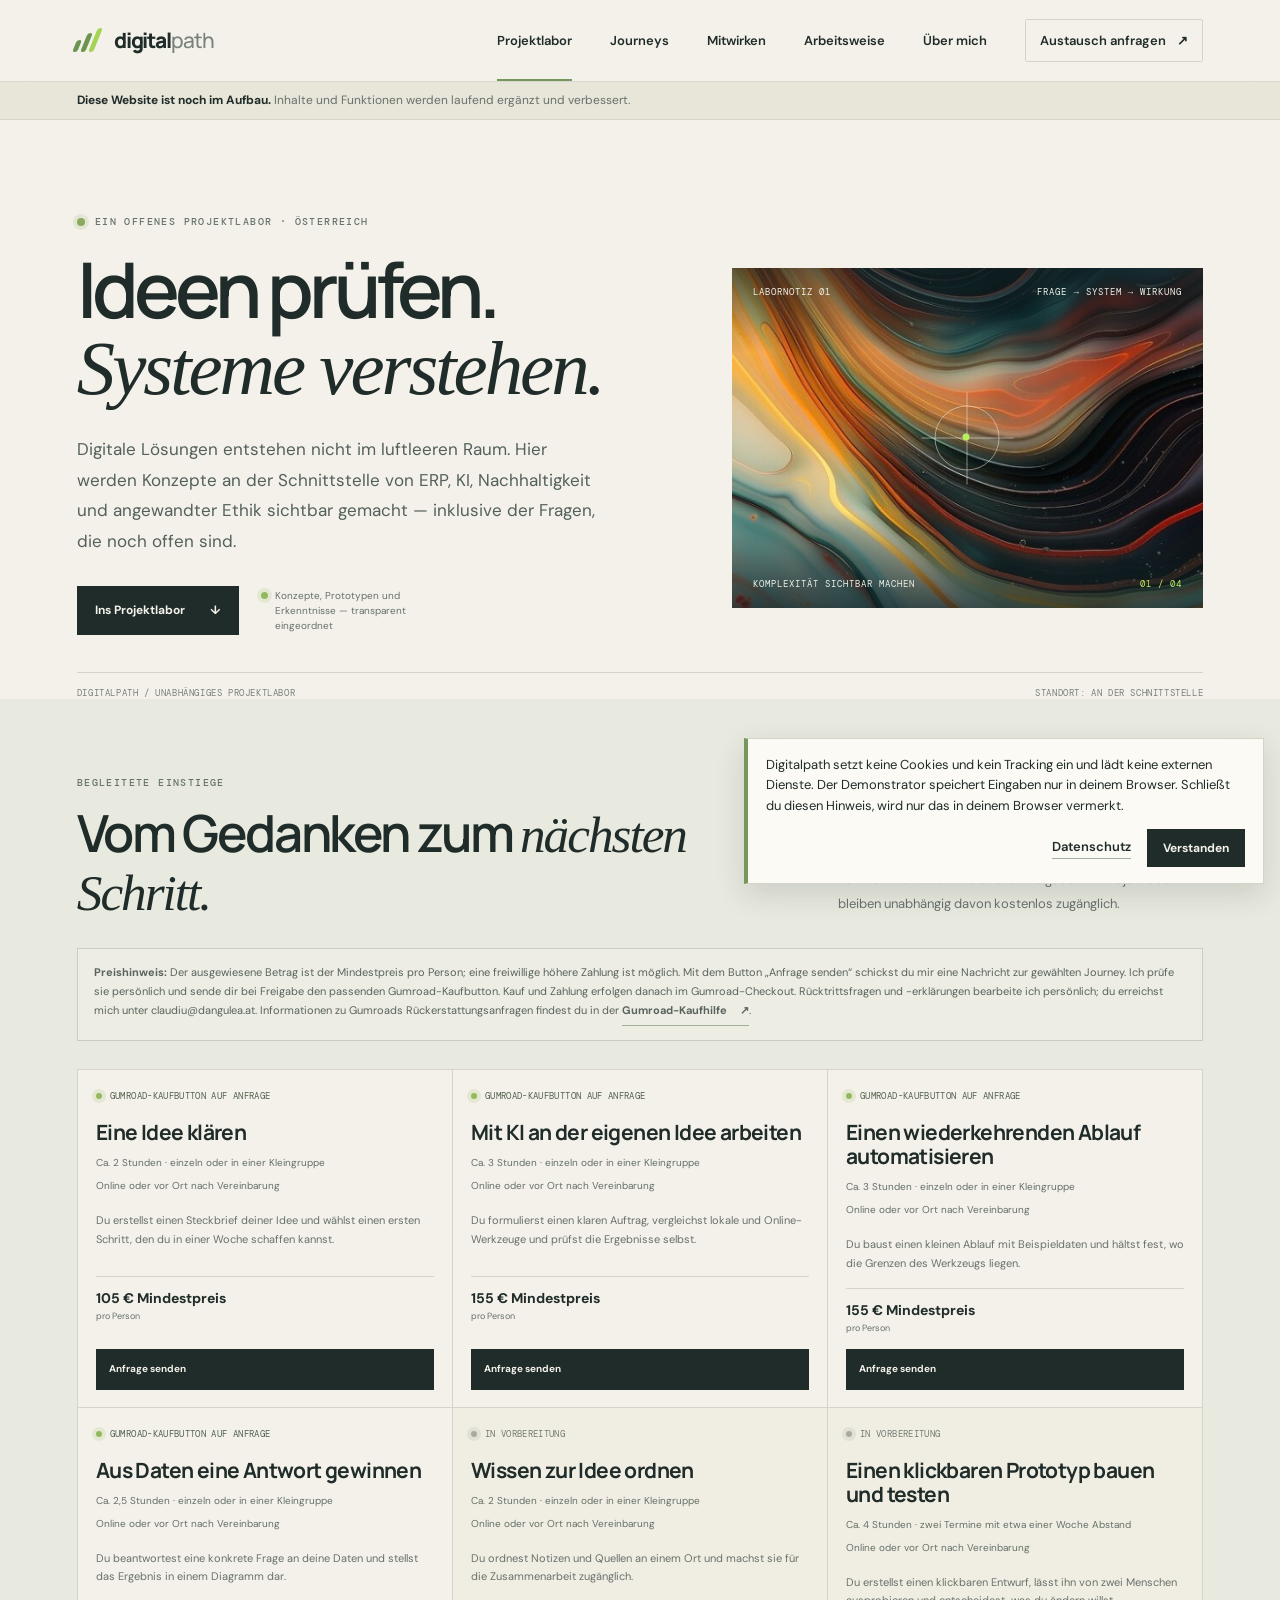
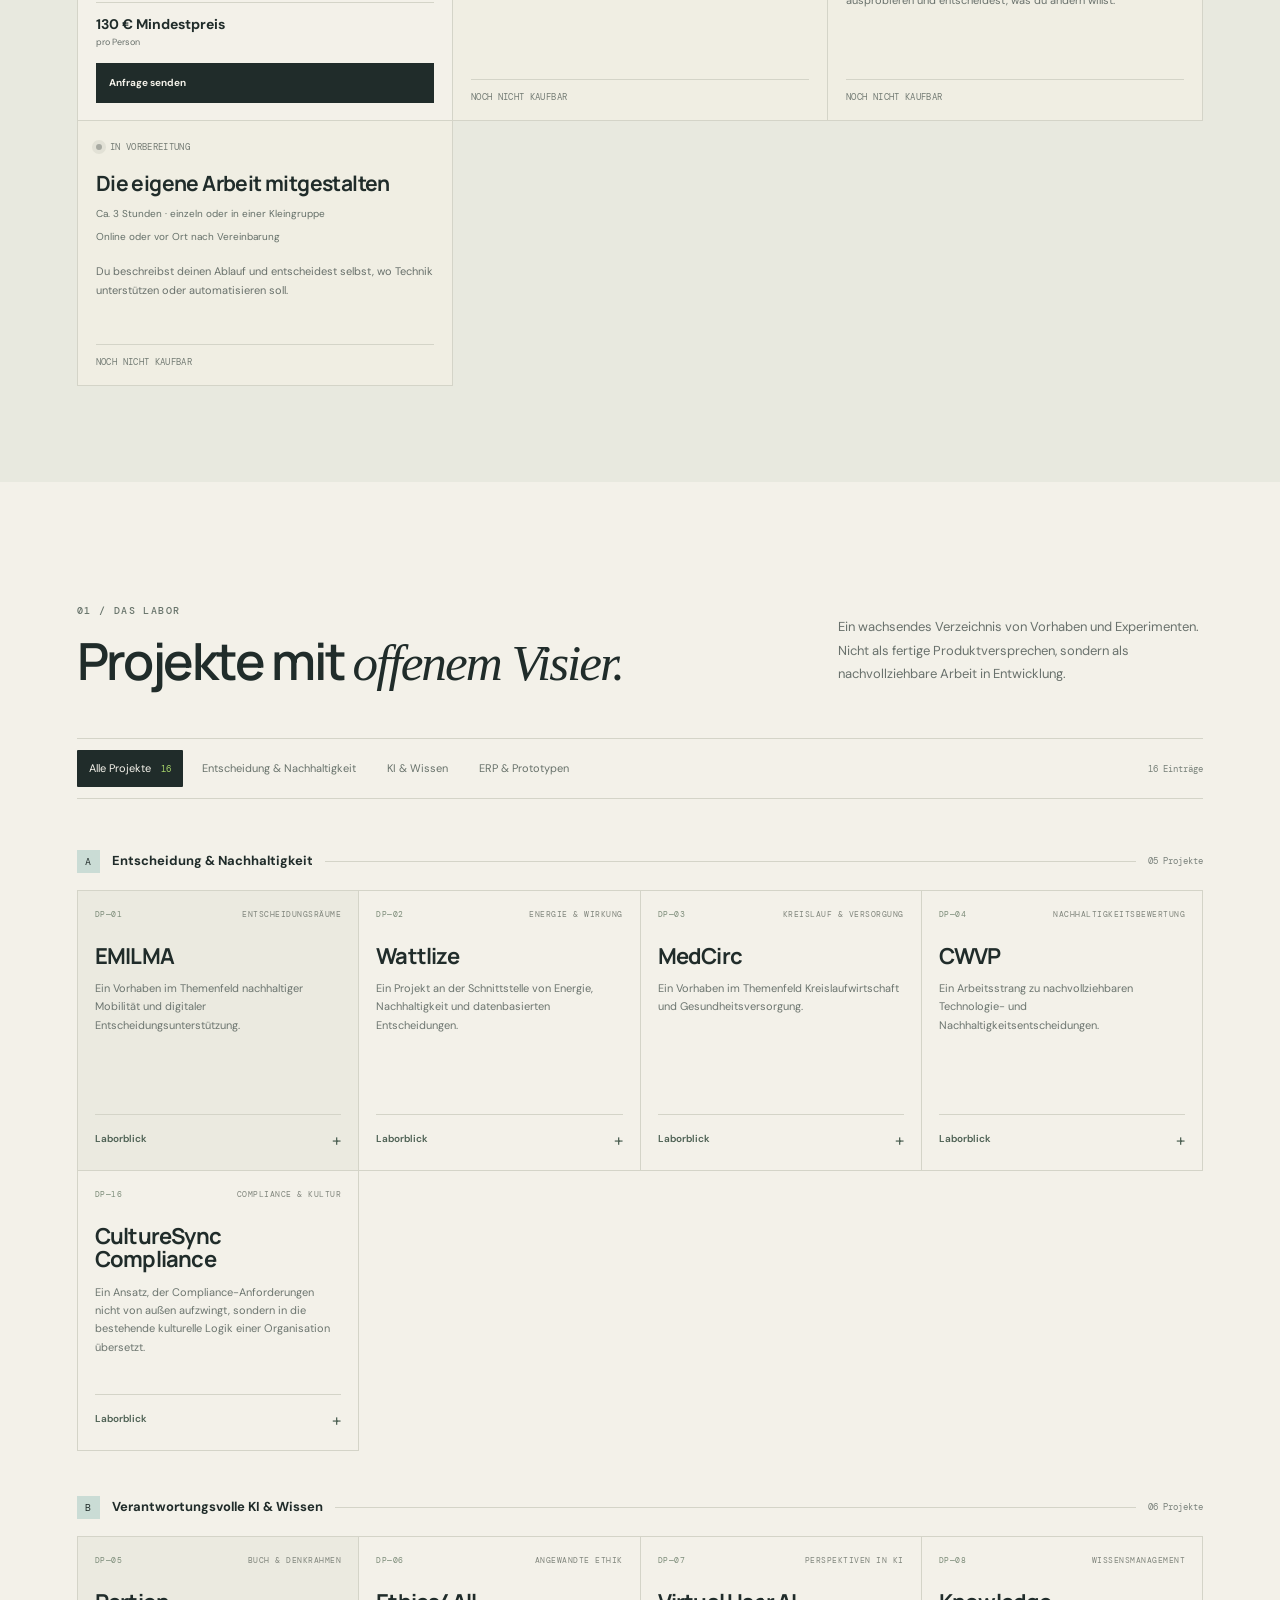
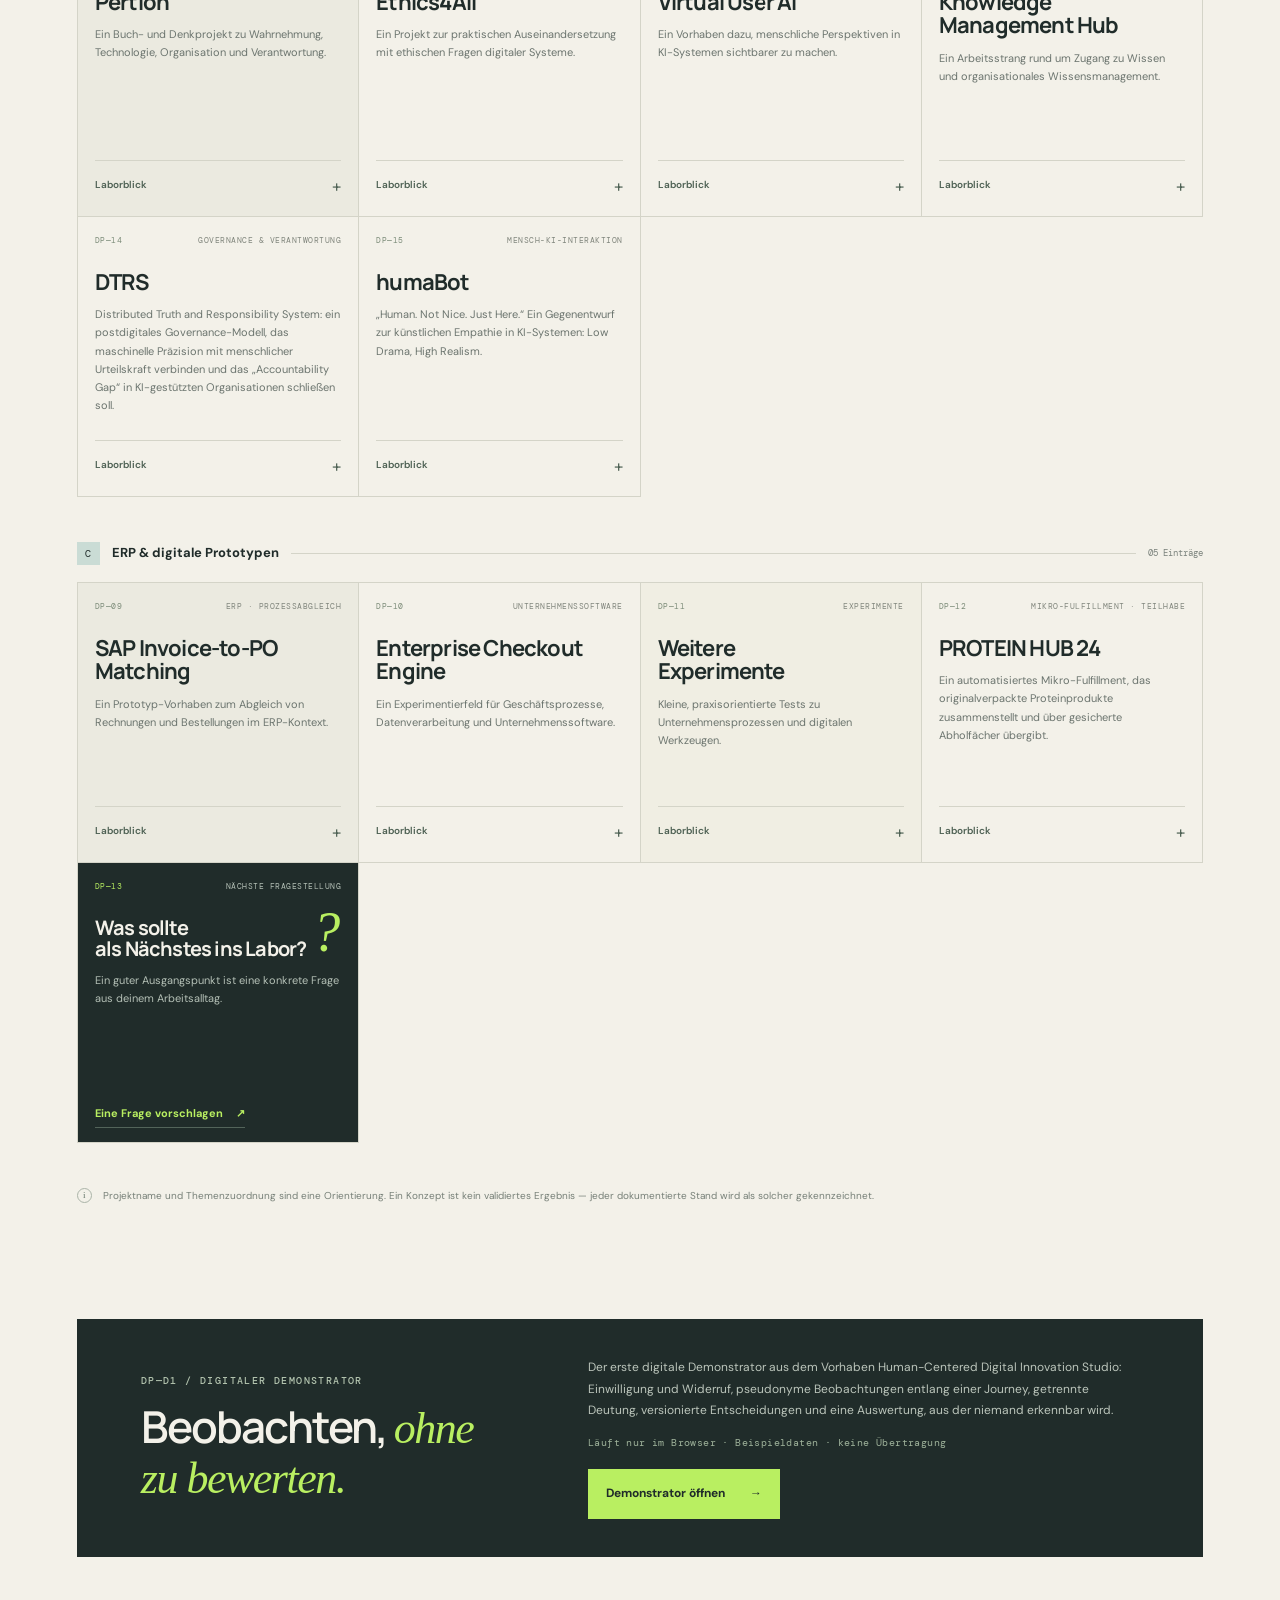
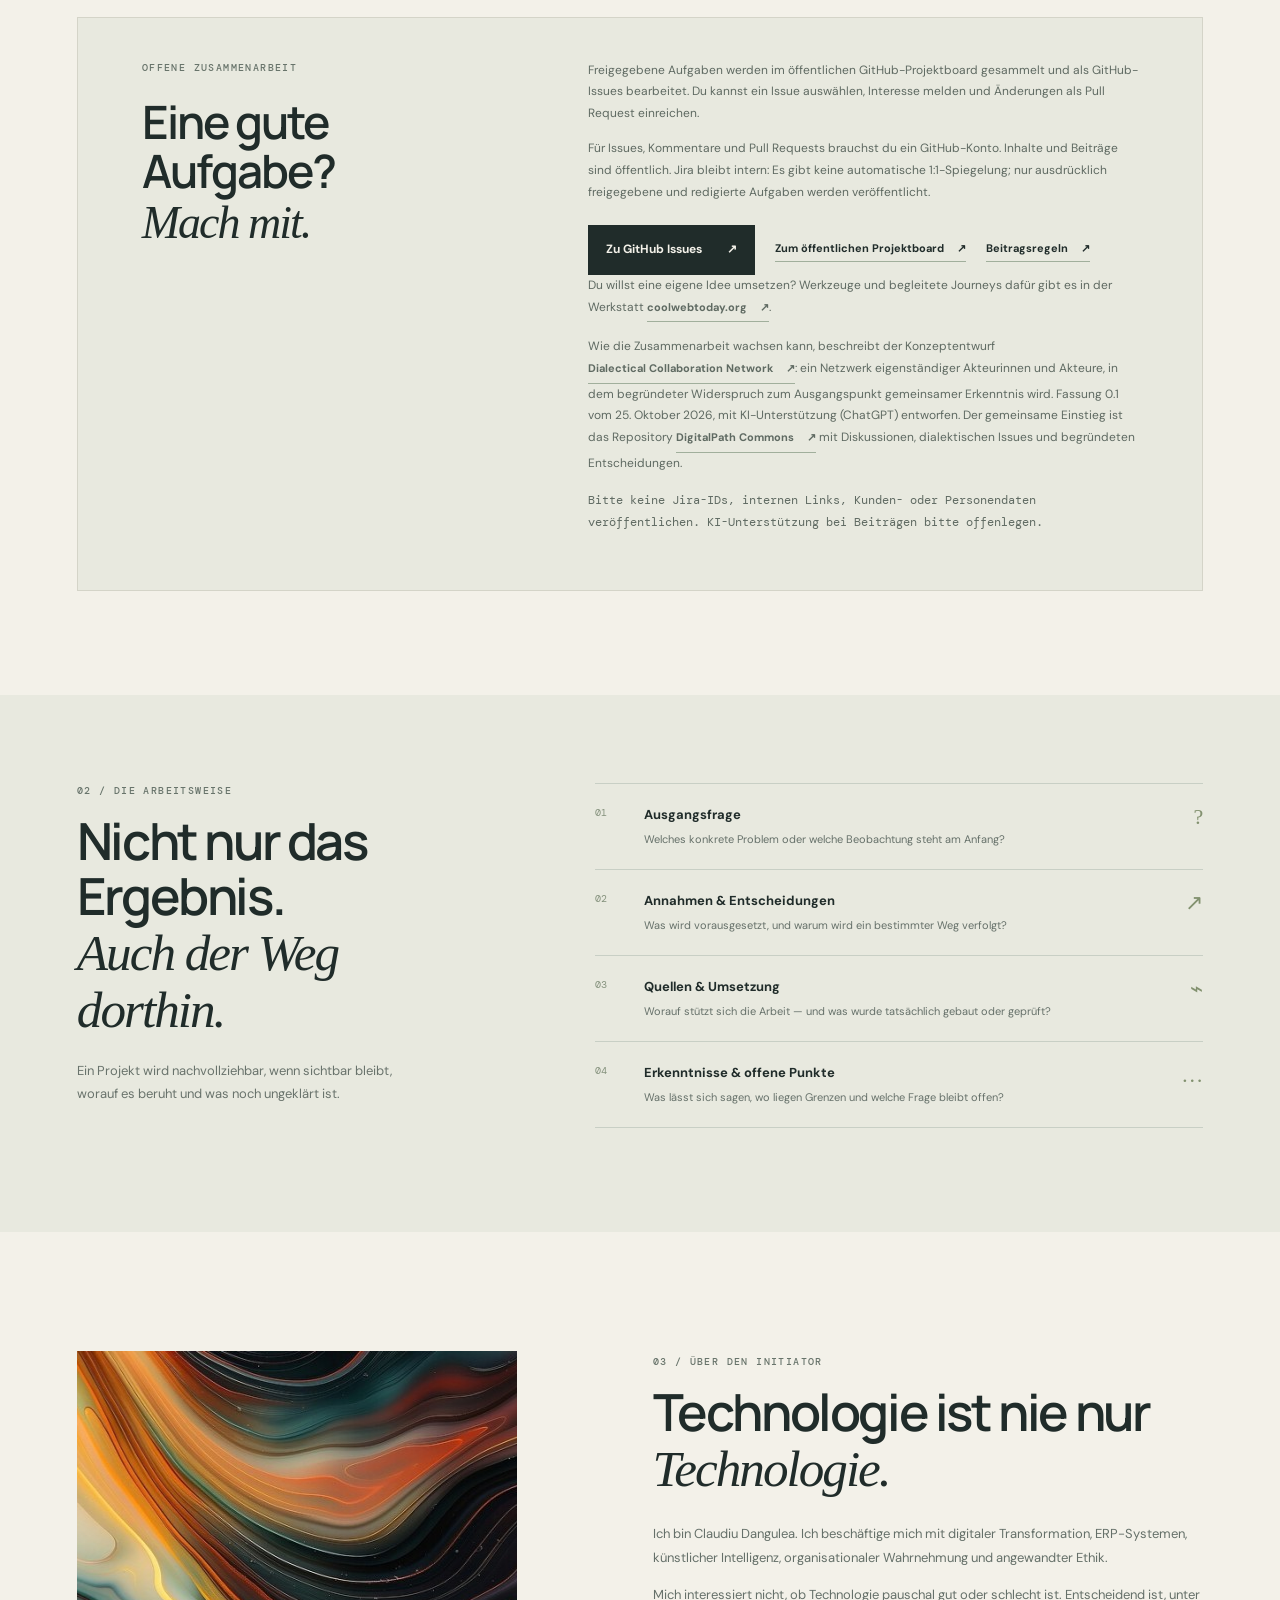
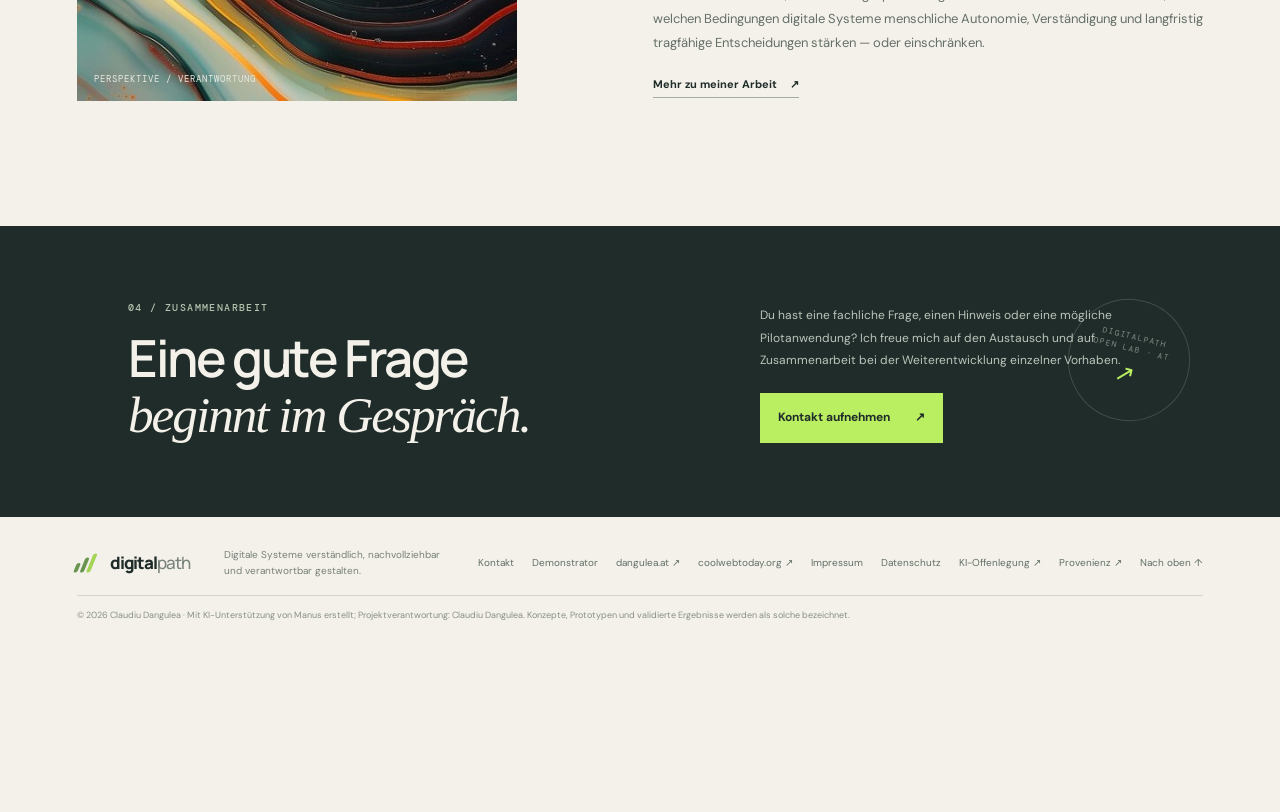
<file: index.html>
<!doctype html>
<html lang="de">
<head>
  <meta charset="utf-8">
  <meta name="viewport" content="width=device-width, initial-scale=1">
  <meta name="theme-color" content="#f3f1e9">
  <meta name="description" content="Digitalpath ist ein offenes Projektlabor für digitale Systeme an der Schnittstelle von ERP, KI, Nachhaltigkeit und angewandter Ethik.">
  <meta property="og:title" content="Digitalpath · Projektlabor für digitale Systeme">
  <meta property="og:description" content="Ideen prüfen. Systeme verstehen. Verantwortung sichtbar machen.">
  <meta property="og:type" content="website">
  <title>Digitalpath · Projektlabor für digitale Systeme</title>
  <link rel="canonical" href="https://www.digitalpath.at/">
  <meta property="og:url" content="https://www.digitalpath.at/">
  <meta property="og:site_name" content="Digitalpath">
  <meta property="og:locale" content="de_AT">
  <meta property="og:image" content="https://www.digitalpath.at/assets/og-digitalpath.jpg">
  <meta property="og:image:width" content="1200">
  <meta property="og:image:height" content="630">
  <meta property="og:image:alt" content="Digitalpath – Offenes Projektlabor: Ideen prüfen. Systeme verstehen.">
  <meta name="twitter:card" content="summary_large_image">
  <script type="application/ld+json">
{
  "@context": "https://schema.org",
  "@graph": [
    {
      "@type": "Organization",
      "@id": "https://www.digitalpath.at/#organization",
      "name": "Digitalpath",
      "url": "https://www.digitalpath.at/",
      "description": "Digitalpath ist ein offenes Projektlabor für digitale Systeme an der Schnittstelle von ERP, KI, Nachhaltigkeit und angewandter Ethik.",
      "founder": {
        "@type": "Person",
        "name": "Claudiu Dangulea",
        "url": "https://www.dangulea.at"
      },
      "sameAs": [
        "https://github.com/intiequals1/digitalpath-site"
      ]
    },
    {
      "@type": "WebSite",
      "@id": "https://www.digitalpath.at/#website",
      "url": "https://www.digitalpath.at/",
      "name": "Digitalpath",
      "inLanguage": "de",
      "publisher": {
        "@id": "https://www.digitalpath.at/#organization"
      }
    }
  ]
}
  </script>
  <link rel="icon" href="assets/favicon.svg" type="image/svg+xml">
  <link rel="stylesheet" href="fonts.css">
  <style>
@charset "UTF-8";
:root{--paper:#f3f1e9;--paper-deep:#e8e5d9;--ink:#202c2a;--muted:#68716d;--line:#d4d4c8;--accent:#b9ef61;--accent-dark:#42652e;--blue:#cadcd5;--serif:Georgia,"Times New Roman",serif;--sans:"DM Sans",Arial,sans-serif;--display:Manrope,"DM Sans",Arial,sans-serif;--mono:"DM Mono",monospace;--page:1320px}*{box-sizing:border-box}html{scroll-behavior:smooth;scroll-padding-top:90px}body{margin:0;background:var(--paper);color:var(--ink);font-family:var(--sans);font-size:15px;line-height:1.65;-webkit-font-smoothing:antialiased}a{color:inherit;text-decoration:none}button{font:inherit}.skip-link{position:absolute;left:12px;top:-60px;background:var(--accent);padding:10px 14px;z-index:99}.skip-link:focus{top:12px}.site-header{height:82px;padding:0 max(6vw,24px);display:flex;align-items:center;justify-content:space-between;border-bottom:1px solid rgba(32,44,42,.13);position:sticky;top:0;z-index:10;background:rgba(243,241,233,.93);backdrop-filter:blur(16px)}.wordmark{display:inline-flex;align-items:center;gap:12px;font-family:var(--display);font-size:21px;font-weight:800;letter-spacing:-1.1px}.wordmark-light{font-weight:500;color:#78827a}.brand-mark{width:25px;height:24px;display:inline-flex;align-items:flex-end;gap:3px;transform:skew(-22deg)}.brand-mark i{display:block;width:5px;border-radius:4px;background:#6a9450}.brand-mark i:nth-child(1){height:12px}.brand-mark i:nth-child(2){height:19px}.brand-mark i:nth-child(3){height:24px;background:#a4d454}.primary-nav{display:flex;align-items:center;gap:38px;font-size:13px;font-weight:600}.primary-nav>a{transition:color .2s ease}.primary-nav>a:hover{color:var(--accent-dark)}.primary-nav .nav-active{position:relative}.nav-active:after{content:"";position:absolute;bottom:-30px;left:0;width:100%;height:2px;background:#77965c}.primary-nav .nav-contact{padding:10px 14px;border:1px solid var(--line);border-radius:2px}.nav-contact span{margin-left:8px}.menu-toggle{display:none}
.hero{padding:84px max(6vw,24px) 0;max-width:var(--page);margin:auto;display:grid;grid-template-columns:1.1fr .9fr;column-gap:7%;align-items:center}.hero-copy{padding:10px 0 37px}.eyebrow{font:500 10px/1.5 var(--mono);letter-spacing:1.4px;text-transform:uppercase;color:#68746b;display:flex;gap:10px;align-items:center;margin:0 0 22px}.eyebrow-dot{height:8px;width:8px;background:#8aaa5d;border-radius:50%;box-shadow:0 0 0 4px rgba(138,170,93,.15)}h1,h2,h3,h4,p{margin-top:0}h1{font:600 clamp(46px,6vw,82px)/.99 var(--display);letter-spacing:-5px;margin:0 0 27px}h1 em,h2 em{font-family:var(--serif);font-weight:400;letter-spacing:-3px}.hero-lead{font-size:17px;line-height:1.8;color:#53605b;max-width:530px;margin-bottom:29px}.hero-actions{display:flex;align-items:center;gap:22px;flex-wrap:wrap}.button{display:inline-flex;align-items:center;gap:25px;padding:15px 18px;font-size:12px;font-weight:700;transition:transform .2s ease,background .2s ease}.button:hover{transform:translateY(-2px)}.button-dark{background:var(--ink);color:var(--paper)}.button-dark:hover{background:#40564c}.hero-note{max-width:190px;font-size:10px;line-height:1.5;color:var(--muted);display:flex;align-items:flex-start;gap:7px}.pulse{flex:none;width:7px;height:7px;border-radius:50%;background:#93b85d;margin-top:4px;box-shadow:0 0 0 4px rgba(147,184,93,.16)}.hero-art{height:340px;position:relative;overflow:hidden;background:#10252a url("assets/lab-banner.jpg") center 54%/cover no-repeat;isolation:isolate}.hero-art:before{content:"";position:absolute;inset:0;background:linear-gradient(180deg,rgba(17,37,41,.62),transparent 25%,transparent 72%,rgba(17,37,41,.76))}.art-topline,.art-caption{position:absolute;z-index:1;left:21px;right:21px;display:flex;justify-content:space-between;color:#eff2e8;font:9px var(--mono);letter-spacing:1px}.art-topline{top:18px}.art-caption{bottom:18px;text-transform:uppercase}.caption-index{color:var(--accent)}.art-crosshair{position:absolute;width:65px;height:65px;left:50%;top:50%;transform:translate(-50%,-50%);border:1px solid rgba(243,241,233,.5);border-radius:50%}.art-crosshair:before,.art-crosshair:after{content:"";position:absolute;background:rgba(243,241,233,.5)}.art-crosshair:before{height:1px;width:92px;left:-14px;top:31px}.art-crosshair:after{width:1px;height:92px;left:31px;top:-14px}.art-crosshair span:first-child{position:absolute;width:7px;height:7px;background:var(--accent);border-radius:50%;left:27px;top:27px;z-index:1}.hero-bottom{grid-column:1/-1;border-top:1px solid var(--line);padding:14px 0 0;display:flex;justify-content:space-between;color:#79817b;font:9px var(--mono);letter-spacing:.6px;text-transform:uppercase}.section-pad{padding-left:max(6vw,24px);padding-right:max(6vw,24px);max-width:var(--page);margin:0 auto}.lab-section{padding-top:121px;padding-bottom:115px}.section-heading{display:flex;align-items:flex-end;justify-content:space-between;gap:40px;margin-bottom:48px}.section-heading .eyebrow,.method-heading .eyebrow,.profile-copy .eyebrow,.contact-section .eyebrow{margin-bottom:15px}.section-heading h2,.method-heading h2,.profile-copy h2,.contact-section h2{font:600 clamp(34px,4vw,52px)/1.08 var(--display);letter-spacing:-2.4px;margin:0}.section-heading h2 em,.method-heading h2 em,.profile-copy h2 em,.contact-section h2 em{font-family:var(--serif);font-weight:400;letter-spacing:-2px}.section-intro{max-width:365px;color:#69716c;font-size:13px;line-height:1.8;margin:0 0 5px}.lab-toolbar{border-top:1px solid var(--line);border-bottom:1px solid var(--line);display:flex;align-items:center;justify-content:space-between;gap:20px;padding:11px 0;margin-bottom:51px}.filter-group{display:flex;gap:7px;flex-wrap:wrap}.filter-button{border:1px solid transparent;background:transparent;color:#68726b;border-radius:1px;padding:8px 11px;font-size:11px;cursor:pointer;transition:all .2s}.filter-button:hover{border-color:var(--line);color:var(--ink)}.filter-button.is-active{background:var(--ink);color:#f5f3eb}.filter-button span{font:9px var(--mono);margin-left:7px;color:#a7d56a}.result-count{font:9px var(--mono);color:#778079;white-space:nowrap}.project-group{margin-bottom:45px}.group-label{display:flex;align-items:center;gap:12px;margin-bottom:17px}.group-number{width:23px;height:23px;display:grid;place-items:center;background:var(--blue);font:10px var(--mono)}.group-label h3{margin:0;font-size:13px;font-weight:700}.group-rule{height:1px;background:var(--line);flex:1}.group-count{font:9px var(--mono);color:#79817b}.project-grid{display:grid;grid-template-columns:repeat(4,1fr);border-left:1px solid var(--line);border-top:1px solid var(--line)}.project-card{min-height:280px;padding:18px 17px 14px;border-right:1px solid var(--line);border-bottom:1px solid var(--line);display:flex;flex-direction:column;position:relative;transition:background .25s}.project-card:hover{background:#eeede4}.project-card-featured{background:#ebeae0}.card-top{display:flex;justify-content:space-between;align-items:center;gap:8px;margin-bottom:26px}.project-index,.project-type{font:8px var(--mono);text-transform:uppercase;letter-spacing:.5px}.project-index{color:#7b8b78}.project-type{color:#81867d;text-align:right}.project-card h4{font:700 22px/1.08 var(--display);letter-spacing:-.8px;margin:0 0 11px;overflow-wrap:anywhere}.card-copy{font-size:11px;line-height:1.65;color:#6c756f;margin:0 0 15px}.project-detail{margin-top:auto;border-top:1px solid var(--line);font-size:10px}.project-detail summary{list-style:none;display:flex;justify-content:space-between;align-items:center;cursor:pointer;padding:11px 0 2px;color:#4e6154;font-weight:600}.project-detail summary::-webkit-details-marker{display:none}.detail-icon{font-size:17px;font-weight:400;transition:transform .2s}.project-detail[open] .detail-icon{transform:rotate(45deg)}.project-detail>div{padding:8px 0 4px}.project-detail>div p{font-size:10px;line-height:1.7;color:#626d66;margin-bottom:10px}.detail-meta{font:8px var(--mono);color:#84917e;text-transform:uppercase;letter-spacing:.4px}.project-card-note{background:#f0eee3}.project-card-question{background:var(--ink);color:var(--paper)}.project-card-question .project-type,.project-card-question .card-copy{color:#b4c0b6}.project-card-question .project-index{color:var(--accent)}.question-mark{position:absolute;right:18px;top:41px;color:var(--accent);font:italic 56px/1 var(--serif)}.project-card-question h4{font-size:20px}.text-link{display:inline-flex;align-items:center;gap:13px;font-size:11px;font-weight:700;border-bottom:1px solid #a1af9c;padding-bottom:4px;width:max-content;transition:gap .2s}.text-link:hover{gap:18px}.project-card-question .text-link{color:var(--accent);margin-top:auto;border-color:#53645a}.lab-footnote{display:flex;gap:11px;align-items:flex-start;margin:2px 0 0;color:#778078;font-size:10px;line-height:1.65}.footnote-icon{flex:none;border:1px solid #aab4a8;width:15px;height:15px;border-radius:50%;display:grid;place-items:center;font:9px var(--serif);color:#607165}
.method-section{padding-top:88px;padding-bottom:104px;background:#e8e9df;max-width:none;display:grid;grid-template-columns:minmax(260px,.8fr) minmax(450px,1.2fr);gap:10%;align-items:start}.method-heading{max-width:440px}.method-heading h2{margin-bottom:21px}.method-heading>p:last-child{font-size:13px;line-height:1.8;color:#69736c;max-width:350px}.method-steps{border-top:1px solid #c8cfc5}.method-step{display:grid;grid-template-columns:38px 1fr 30px;gap:11px;align-items:start;padding:20px 0;border-bottom:1px solid #c8cfc5}.step-no{font:10px var(--mono);color:#84917c;padding-top:2px}.method-step h3{font-size:13px;margin:0 0 5px}.method-step p{font-size:11px;color:#66716a;margin:0;line-height:1.7}.step-mark{font:22px var(--serif);color:#82916f;text-align:right}.profile-section{padding-top:119px;padding-bottom:125px;display:grid;grid-template-columns:.8fr 1fr;gap:12%;align-items:center}.profile-image{min-height:350px;background:#14272b url("assets/lab-banner.jpg") center/cover no-repeat;position:relative}.profile-image:after{content:"PERSPEKTIVE / VERANTWORTUNG";position:absolute;bottom:16px;left:17px;color:#e5eadf;font:9px var(--mono);letter-spacing:1px}.profile-copy h2{margin:0 0 25px}.profile-copy>p:not(.eyebrow){font-size:13px;line-height:1.85;color:#657069}.profile-copy .text-link{margin-top:7px}.contact-section{background:var(--ink);color:var(--paper);padding:74px max(10vw,24px);display:grid;grid-template-columns:1fr .7fr;gap:7%;align-items:end;position:relative;overflow:hidden}.contact-section .eyebrow{color:#b2c3ae}.contact-section h2{font-size:clamp(38px,4vw,55px)}.contact-copy{max-width:410px;z-index:1}.contact-copy p{font-size:12px;line-height:1.85;color:#bbc5bb;margin-bottom:22px}.button-accent{background:var(--accent);color:var(--ink)}.button-accent:hover{background:#d0f692}.contact-stamp{position:absolute;right:7%;top:25%;width:122px;height:122px;border:1px solid rgba(227,237,220,.17);border-radius:50%;display:flex;flex-direction:column;justify-content:center;align-items:center;gap:2px;transform:rotate(14deg);color:rgba(227,237,220,.5);font:8px var(--mono);letter-spacing:1px}.contact-stamp b{color:var(--accent);font:24px var(--sans);margin-top:3px}.site-footer{padding:30px max(6vw,24px) 21px;max-width:var(--page);margin:auto;display:grid;grid-template-columns:auto 1fr auto;gap:15px 34px;align-items:center}.footer-mark{font-size:17px}.footer-mark .brand-mark{transform:scale(.8) skew(-22deg);transform-origin:left center;margin-right:-4px}.site-footer>span{font-size:10px;color:#79817a}.footer-links{display:flex;gap:18px;font-size:10px;color:#637069}.footer-links a:hover{color:var(--accent-dark)}.site-footer small{grid-column:1/-1;border-top:1px solid var(--line);padding-top:12px;color:#899088;font-size:9px}
@media(max-width:1000px){.hero{column-gap:4%}.project-grid{grid-template-columns:repeat(2,1fr)}.project-card{min-height:260px}.method-section{gap:6%}.contact-stamp{opacity:.45;right:3%}.site-footer{grid-template-columns:auto 1fr}.footer-links{grid-column:1/-1;grid-row:2}.site-footer small{grid-row:3}}
@media(max-width:700px){.site-header{height:70px;padding:0 22px}.primary-nav{display:none;position:absolute;top:69px;left:0;right:0;background:var(--paper);padding:22px;align-items:stretch;gap:0;border-bottom:1px solid var(--line);flex-direction:column}.primary-nav.is-open{display:flex}.primary-nav>a{padding:13px 0;border-bottom:1px solid var(--line)}.primary-nav .nav-contact{border:0;padding:14px 0}.nav-active:after{display:none}.menu-toggle{width:38px;height:38px;border:1px solid var(--line);background:none;display:grid;align-content:center;gap:5px;justify-content:center}.menu-toggle span{display:block;width:16px;height:1px;background:var(--ink)}.hero{padding-top:57px;grid-template-columns:1fr;row-gap:30px}.hero-copy{padding-bottom:0}h1{font-size:clamp(48px,12vw,68px);letter-spacing:-3.5px}.hero-lead{font-size:15px}.hero-art{height:260px}.hero-bottom{font-size:8px;gap:15px}.section-pad{padding-left:22px;padding-right:22px}.lab-section{padding-top:78px;padding-bottom:80px}.section-heading{display:block;margin-bottom:28px}.section-heading h2,.method-heading h2,.profile-copy h2{font-size:37px}.section-intro{margin-top:17px}.lab-toolbar{align-items:flex-start;flex-direction:column;margin-bottom:37px;gap:5px}.filter-group{gap:4px}.filter-button{font-size:10px;padding:7px 8px}.result-count{align-self:flex-end}.project-grid{grid-template-columns:1fr 1fr}.project-card{min-height:265px;padding:14px 12px}.card-top{align-items:flex-start;flex-direction:column;gap:6px;margin-bottom:22px}.project-type{text-align:left}.project-card h4{font-size:19px}.card-copy{font-size:10px}.project-detail summary{font-size:9px}.group-label{gap:8px}.group-label h3{font-size:11px}.group-count{font-size:8px}.method-section{padding:70px 22px;grid-template-columns:1fr;gap:20px}.method-heading{max-width:100%}.profile-section{padding-top:78px;padding-bottom:78px;grid-template-columns:1fr;gap:27px}.profile-image{min-height:230px;order:2}.profile-copy{order:1}.contact-section{padding:64px 22px;grid-template-columns:1fr;gap:25px}.contact-section h2{font-size:42px}.contact-stamp{right:20px;top:22px;width:80px;height:80px;opacity:.35}.contact-stamp span{font-size:6px}.contact-stamp b{font-size:17px}.site-footer{padding:25px 22px 18px;grid-template-columns:1fr;gap:10px}.site-footer>span{max-width:300px}.footer-links{grid-column:1;grid-row:auto;flex-wrap:wrap}.site-footer small{grid-row:auto}.footer-mark{grid-row:1}}
@media(max-width:390px){.project-grid{grid-template-columns:1fr}.project-card{min-height:225px}.card-top{flex-direction:row}.project-card h4{font-size:21px}.hero-bottom span:last-child{max-width:120px;text-align:right}}
@media(prefers-reduced-motion:reduce){*,*::before,*::after{scroll-behavior:auto!important;transition:none!important;animation:none!important}}

  </style>
  <style>
    .contribute-section{padding-top:4px;padding-bottom:104px}
    .contribute-inner{background:#e8e9df;border:1px solid var(--line);padding:42px clamp(22px,5vw,64px);display:grid;grid-template-columns:.8fr 1.2fr;gap:8%;align-items:start}
    .contribute-inner h2{font:600 clamp(32px,4vw,46px)/1.08 var(--display);letter-spacing:-2px;margin:0}
    .contribute-inner h2 em{font-family:var(--serif);font-weight:400;letter-spacing:-2px}
    .contribute-copy{max-width:590px}
    .contribute-copy p{font-size:12px;line-height:1.8;color:#5f6a62;margin:0 0 14px}
    .contribute-actions{display:flex;align-items:center;gap:20px;flex-wrap:wrap;margin-top:22px}
    .contribute-note{font:10px var(--mono);color:#718074;margin-top:16px!important}
    @media(max-width:700px){.contribute-section{padding-bottom:75px}.contribute-inner{grid-template-columns:1fr;gap:24px;padding:28px 22px}}
  </style>
  <style>
    .demo-teaser{padding-top:0;padding-bottom:56px}
    .demo-teaser-inner{background:var(--ink);color:var(--paper);padding:38px clamp(22px,5vw,64px);display:grid;grid-template-columns:.8fr 1.2fr;gap:8%;align-items:center}
    .demo-teaser .eyebrow{color:#b2c3ae;margin-bottom:15px}
    .demo-teaser h2{font:600 clamp(30px,3.6vw,44px)/1.08 var(--display);letter-spacing:-2px;margin:0}
    .demo-teaser h2 em{font-family:var(--serif);font-weight:400;letter-spacing:-1.5px;color:var(--accent)}
    .demo-teaser-copy{max-width:590px}
    .demo-teaser-copy p{font-size:12px;line-height:1.8;color:#bbc5bb;margin:0 0 14px}
    .demo-teaser-copy .demo-teaser-note{font:10px var(--mono);color:#9fb39b;letter-spacing:.4px}
    .demo-teaser .button{background:var(--accent);color:var(--ink);margin-top:6px}
    .demo-teaser .button:hover{background:#d0f692}
    @media(max-width:700px){.demo-teaser{padding-bottom:40px}.demo-teaser-inner{grid-template-columns:1fr;gap:20px;padding:28px 22px}}
  </style>
  <style>
    .journey-section{padding-top:76px;padding-bottom:96px;background:#e8e9df}
    .journey-section .section-heading{margin-bottom:28px}
    .journey-price-note{margin:0 0 28px;padding:14px 16px;border:1px solid #c9cec4;background:rgba(243,241,233,.55);color:#59645d;font-size:11px;line-height:1.75}
    .journey-grid{display:grid;grid-template-columns:repeat(3,minmax(0,1fr));border-left:1px solid var(--line);border-top:1px solid var(--line)}
    .journey-card{min-height:265px;padding:20px 18px 17px;border-right:1px solid var(--line);border-bottom:1px solid var(--line);display:flex;flex-direction:column;background:var(--paper)}
    .journey-status{display:flex;align-items:center;gap:8px;margin:0 0 18px;color:#52634f;font:9px var(--mono);letter-spacing:.35px;text-transform:uppercase}
    .journey-status .pulse{width:6px;height:6px;margin:0}
    .journey-card h3{font:700 21px/1.15 var(--display);letter-spacing:-.6px;margin:0 0 11px}
    .journey-meta{margin:0 0 7px;color:#657069;font-size:10px;line-height:1.6}
    .journey-summary{margin:10px 0 16px;color:#69716c;font-size:11px;line-height:1.7}
    .journey-price{margin:auto 0 13px;padding-top:11px;border-top:1px solid var(--line);font-size:11px;line-height:1.55}
    .journey-price strong{display:block;font-size:14px;color:var(--ink)}
    .journey-price span{display:block;color:#69716c;font-size:9px}
    .journey-action{margin-top:auto}
    .journey-action .button{width:100%;justify-content:space-between;gap:12px;font-size:10px;padding:12px 13px}
    .journey-card--soon{background:#f0eee3}
    .journey-card--soon .journey-status{color:#757c75}
    .journey-card--soon .journey-status .pulse{background:#a8aaa2;box-shadow:0 0 0 4px rgba(120,128,117,.12)}
    .journey-unavailable{margin:auto 0 0;padding-top:11px;border-top:1px solid var(--line);color:#747c75;font:9px var(--mono);text-transform:uppercase;letter-spacing:.35px}
    @media(max-width:1000px){.journey-grid{grid-template-columns:repeat(2,minmax(0,1fr))}}
    @media(max-width:700px){.journey-section{padding-top:62px;padding-bottom:75px}.journey-grid{grid-template-columns:1fr}.journey-card{min-height:235px;padding:17px 15px}}
  
/* Datenschutzhinweis (script.js): Information ohne Einwilligungsabfrage */
.privacy-notice{position:fixed;z-index:60;right:16px;bottom:16px;left:16px;max-width:520px;margin-left:auto;padding:16px 18px;background:#fbfaf5;color:var(--ink);border:1px solid var(--line);border-left:4px solid #77965c;box-shadow:0 10px 28px rgba(32,44,42,.14);font-size:13px;line-height:1.6}.privacy-notice p{margin:0 0 12px}.privacy-notice-actions{display:flex;align-items:center;justify-content:flex-end;flex-wrap:wrap;gap:16px}.privacy-notice-actions a{border-bottom:1px solid #a1af9c;font-weight:600}.privacy-notice-actions a:hover{color:var(--accent-dark)}.privacy-notice-actions button{font:700 12px var(--sans);padding:11px 16px;border:0;background:var(--ink);color:var(--paper);cursor:pointer}.privacy-notice-actions button:hover{background:#40564c}@media print{.privacy-notice{display:none}}

/* Hinweis zum Entwicklungsstand */
.site-notice{border-bottom:1px solid var(--line);background:var(--paper-deep);color:var(--muted);font-size:12px;line-height:1.6;padding:9px max(6vw,24px)}.site-notice p{max-width:var(--page);margin:0 auto}.site-notice strong{color:var(--ink)}
</style>
  <script src="script.js" defer></script>
</head>
<body>
  <a class="skip-link" href="#hauptinhalt">Zum Inhalt springen</a>
  <header class="site-header">
    <a class="wordmark" href="#start" aria-label="Digitalpath Startseite">
      <span class="brand-mark" aria-hidden="true"><i></i><i></i><i></i></span>
      <span>digital<span class="wordmark-light">path</span></span>
    </a>
    <button class="menu-toggle" type="button" aria-expanded="false" aria-controls="primary-nav" aria-label="Menü öffnen"><span></span><span></span></button>
    <nav id="primary-nav" class="primary-nav" aria-label="Hauptnavigation">
      <a class="nav-active" href="#labor">Projektlabor</a>
      <a href="#journeys">Journeys</a>
      <a href="#mitmachen">Mitwirken</a>
      <a href="#methode">Arbeitsweise</a>
      <a href="#profil">Über mich</a>
      <a class="nav-contact" href="#kontakt">Austausch anfragen <span aria-hidden="true">↗</span></a>
    </nav>
  </header>
  <aside class="site-notice" aria-label="Hinweis zum Entwicklungsstand"><p><strong>Diese Website ist noch im Aufbau.</strong> Inhalte und Funktionen werden laufend ergänzt und verbessert.</p></aside>

  <main id="hauptinhalt">
    <section class="hero" id="start" aria-labelledby="hero-title">
      <div class="hero-copy">
        <p class="eyebrow"><span class="eyebrow-dot"></span> Ein offenes Projektlabor · Österreich</p>
        <h1 id="hero-title">Ideen prüfen.<br><em>Systeme verstehen.</em></h1>
        <p class="hero-lead">Digitale Lösungen entstehen nicht im luftleeren Raum. Hier werden Konzepte an der Schnittstelle von ERP, KI, Nachhaltigkeit und angewandter Ethik sichtbar gemacht — inklusive der Fragen, die noch offen sind.</p>
        <div class="hero-actions">
          <a class="button button-dark" href="#labor">Ins Projektlabor <span aria-hidden="true">↓</span></a>
          <span class="hero-note"><span class="pulse"></span> Konzepte, Prototypen und Erkenntnisse — transparent eingeordnet</span>
        </div>
      </div>
      <div class="hero-art" role="img" aria-label="Abstrakte farbige Linien als Sinnbild vernetzter digitaler Systeme">
        <div class="art-topline"><span>LABORNOTIZ 01</span><span>FRAGE → SYSTEM → WIRKUNG</span></div>
        <div class="art-crosshair" aria-hidden="true"><span></span><span></span></div>
        <div class="art-caption"><span>Komplexität sichtbar machen</span><span class="caption-index">01 / 04</span></div>
      </div>
      <div class="hero-bottom"><span>Digitalpath / unabhängiges Projektlabor</span><span>Standort: an der Schnittstelle</span></div>
    </section>

    <section class="journey-section section-pad" id="journeys" aria-labelledby="journeys-title">
      <div class="section-heading">
        <div><p class="eyebrow">Begleitete Einstiege</p><h2 id="journeys-title">Vom Gedanken zum <em>nächsten Schritt.</em></h2></div>
        <p class="section-intro">Die Journeys bieten eine zeitlich begrenzte Begleitung für konkrete Vorhaben. Die offenen Aufgaben im Projektlabor bleiben unabhängig davon kostenlos zugänglich.</p>
      </div>
      <p class="journey-price-note"><strong>Preishinweis:</strong> Der ausgewiesene Betrag ist der Mindestpreis pro Person; eine freiwillige höhere Zahlung ist möglich. Mit dem Button „Anfrage senden“ schickst du mir eine Nachricht zur gewählten Journey. Ich prüfe sie persönlich und sende dir bei Freigabe den passenden Gumroad-Kaufbutton. Kauf und Zahlung erfolgen danach im Gumroad-Checkout. Rücktrittsfragen und -erklärungen bearbeite ich persönlich; du erreichst mich unter <a href="mailto:claudiu@dangulea.at">claudiu@dangulea.at</a>. Informationen zu Gumroads Rückerstattungsanfragen findest du in der <a class="text-link" href="https://gumroad.com/help/article/190-how-do-i-get-a-refund" target="_blank" rel="noreferrer">Gumroad-Kaufhilfe <span aria-hidden="true">↗</span></a>.</p>
      <div class="journey-grid">
        <article class="journey-card">
          <p class="journey-status"><span class="pulse" aria-hidden="true"></span>Gumroad-Kaufbutton auf Anfrage</p>
          <h3>Eine Idee klären</h3>
          <p class="journey-meta">Ca. 2 Stunden · einzeln oder in einer Kleingruppe</p>
          <p class="journey-meta">Online oder vor Ort nach Vereinbarung</p>
          <p class="journey-summary">Du erstellst einen Steckbrief deiner Idee und wählst einen ersten Schritt, den du in einer Woche schaffen kannst.</p>
          <p class="journey-price"><strong>105&nbsp;€ Mindestpreis</strong><span>pro Person</span></p>
          <div class="journey-action"><a class="button button-dark" href="mailto:claudiu@dangulea.at?subject=Anfrage%3A%20Eine%20Idee%20kl%C3%A4ren&amp;body=Hallo%20Claudiu%2C%0A%0AIch%20m%C3%B6chte%20meine%20Idee%20sch%C3%A4rfen%2C%20einen%20Steckbrief%20erstellen%20und%20einen%20ersten%20umsetzbaren%20Schritt%20festlegen.%20Bitte%20pr%C3%BCfe%20meine%20Anfrage%20zur%20Journey%20%E2%80%9EEine%20Idee%20kl%C3%A4ren%E2%80%9C%20und%20sende%20mir%20bei%20Freigabe%20den%20Gumroad-Kaufbutton.%0A%0ATermin%2FZeitraum%3A%0AFormat%20%28online%2Fvor%20Ort%29%3A%0AAnzahl%20Personen%3A%0AName%3A">Anfrage senden</a></div>
        </article>
        <article class="journey-card">
          <p class="journey-status"><span class="pulse" aria-hidden="true"></span>Gumroad-Kaufbutton auf Anfrage</p>
          <h3>Mit KI an der eigenen Idee arbeiten</h3>
          <p class="journey-meta">Ca. 3 Stunden · einzeln oder in einer Kleingruppe</p>
          <p class="journey-meta">Online oder vor Ort nach Vereinbarung</p>
          <p class="journey-summary">Du formulierst einen klaren Auftrag, vergleichst lokale und Online-Werkzeuge und prüfst die Ergebnisse selbst.</p>
          <p class="journey-price"><strong>155&nbsp;€ Mindestpreis</strong><span>pro Person</span></p>
          <div class="journey-action"><a class="button button-dark" href="mailto:claudiu@dangulea.at?subject=Anfrage%3A%20Mit%20KI%20an%20der%20eigenen%20Idee%20arbeiten&amp;body=Hallo%20Claudiu%2C%0A%0AIch%20m%C3%B6chte%20einen%20klaren%20Auftrag%20f%C3%BCr%20KI%20formulieren%2C%20Werkzeuge%20vergleichen%20und%20Ergebnisse%20selbst%20pr%C3%BCfen.%20Bitte%20pr%C3%BCfe%20meine%20Anfrage%20zur%20Journey%20%E2%80%9EMit%20KI%20an%20der%20eigenen%20Idee%20arbeiten%E2%80%9C%20und%20sende%20mir%20bei%20Freigabe%20den%20Gumroad-Kaufbutton.%0A%0ATermin%2FZeitraum%3A%0AFormat%20%28online%2Fvor%20Ort%29%3A%0AAnzahl%20Personen%3A%0AName%3A">Anfrage senden</a></div>
        </article>
        <article class="journey-card">
          <p class="journey-status"><span class="pulse" aria-hidden="true"></span>Gumroad-Kaufbutton auf Anfrage</p>
          <h3>Einen wiederkehrenden Ablauf automatisieren</h3>
          <p class="journey-meta">Ca. 3 Stunden · einzeln oder in einer Kleingruppe</p>
          <p class="journey-meta">Online oder vor Ort nach Vereinbarung</p>
          <p class="journey-summary">Du baust einen kleinen Ablauf mit Beispieldaten und hältst fest, wo die Grenzen des Werkzeugs liegen.</p>
          <p class="journey-price"><strong>155&nbsp;€ Mindestpreis</strong><span>pro Person</span></p>
          <div class="journey-action"><a class="button button-dark" href="mailto:claudiu@dangulea.at?subject=Anfrage%3A%20Einen%20wiederkehrenden%20Ablauf%20automatisieren&amp;body=Hallo%20Claudiu%2C%0A%0AIch%20m%C3%B6chte%20einen%20wiederkehrenden%20Arbeitsschritt%20mit%20Beispieldaten%20als%20kleinen%20Ablauf%20umsetzen%20und%20seine%20Grenzen%20festhalten.%20Bitte%20pr%C3%BCfe%20meine%20Anfrage%20zur%20Journey%20%E2%80%9EEinen%20wiederkehrenden%20Ablauf%20automatisieren%E2%80%9C%20und%20sende%20mir%20bei%20Freigabe%20den%20Gumroad-Kaufbutton.%0A%0ATermin%2FZeitraum%3A%0AFormat%20%28online%2Fvor%20Ort%29%3A%0AAnzahl%20Personen%3A%0AName%3A%0A%0ABitte%20keine%20vertraulichen%20Daten%20anh%C3%A4ngen.">Anfrage senden</a></div>
        </article>
        <article class="journey-card">
          <p class="journey-status"><span class="pulse" aria-hidden="true"></span>Gumroad-Kaufbutton auf Anfrage</p>
          <h3>Aus Daten eine Antwort gewinnen</h3>
          <p class="journey-meta">Ca. 2,5 Stunden · einzeln oder in einer Kleingruppe</p>
          <p class="journey-meta">Online oder vor Ort nach Vereinbarung</p>
          <p class="journey-summary">Du beantwortest eine konkrete Frage an deine Daten und stellst das Ergebnis in einem Diagramm dar.</p>
          <p class="journey-price"><strong>130&nbsp;€ Mindestpreis</strong><span>pro Person</span></p>
          <div class="journey-action"><a class="button button-dark" href="mailto:claudiu@dangulea.at?subject=Anfrage%3A%20Aus%20Daten%20eine%20Antwort%20gewinnen&amp;body=Hallo%20Claudiu%2C%0A%0AIch%20m%C3%B6chte%20eine%20konkrete%20Frage%20an%20Daten%20beantworten%20und%20das%20Ergebnis%20in%20einem%20Diagramm%20darstellen.%20Bitte%20pr%C3%BCfe%20meine%20Anfrage%20zur%20Journey%20%E2%80%9EAus%20Daten%20eine%20Antwort%20gewinnen%E2%80%9C%20und%20sende%20mir%20bei%20Freigabe%20den%20Gumroad-Kaufbutton.%0A%0ATermin%2FZeitraum%3A%0AFormat%20%28online%2Fvor%20Ort%29%3A%0AAnzahl%20Personen%3A%0AName%3A%0A%0ABitte%20keine%20vertraulichen%20Daten%20anh%C3%A4ngen.">Anfrage senden</a></div>
        </article>
        <article class="journey-card journey-card--soon">
          <p class="journey-status"><span class="pulse" aria-hidden="true"></span>In Vorbereitung</p>
          <h3>Wissen zur Idee ordnen</h3>
          <p class="journey-meta">Ca. 2 Stunden · einzeln oder in einer Kleingruppe</p>
          <p class="journey-meta">Online oder vor Ort nach Vereinbarung</p>
          <p class="journey-summary">Du ordnest Notizen und Quellen an einem Ort und machst sie für die Zusammenarbeit zugänglich.</p>
          <p class="journey-unavailable">Noch nicht kaufbar</p>
        </article>
        <article class="journey-card journey-card--soon">
          <p class="journey-status"><span class="pulse" aria-hidden="true"></span>In Vorbereitung</p>
          <h3>Einen klickbaren Prototyp bauen und testen</h3>
          <p class="journey-meta">Ca. 4 Stunden · zwei Termine mit etwa einer Woche Abstand</p>
          <p class="journey-meta">Online oder vor Ort nach Vereinbarung</p>
          <p class="journey-summary">Du erstellst einen klickbaren Entwurf, lässt ihn von zwei Menschen ausprobieren und entscheidest, was du ändern willst.</p>
          <p class="journey-unavailable">Noch nicht kaufbar</p>
        </article>
        <article class="journey-card journey-card--soon">
          <p class="journey-status"><span class="pulse" aria-hidden="true"></span>In Vorbereitung</p>
          <h3>Die eigene Arbeit mitgestalten</h3>
          <p class="journey-meta">Ca. 3 Stunden · einzeln oder in einer Kleingruppe</p>
          <p class="journey-meta">Online oder vor Ort nach Vereinbarung</p>
          <p class="journey-summary">Du beschreibst deinen Ablauf und entscheidest selbst, wo Technik unterstützen oder automatisieren soll.</p>
          <p class="journey-unavailable">Noch nicht kaufbar</p>
        </article>
      </div>
    </section>

    <section class="lab-section section-pad" id="labor" aria-labelledby="lab-title">
      <div class="section-heading">
        <div><p class="eyebrow">01 / Das Labor</p><h2 id="lab-title">Projekte mit <em>offenem Visier.</em></h2></div>
        <p class="section-intro">Ein wachsendes Verzeichnis von Vorhaben und Experimenten. Nicht als fertige Produktversprechen, sondern als nachvollziehbare Arbeit in Entwicklung.</p>
      </div>
      <div class="lab-toolbar">
        <div class="filter-group" role="group" aria-label="Projekte nach Themen filtern">
          <button class="filter-button is-active" data-filter="all" aria-pressed="true">Alle Projekte <span>16</span></button>
          <button class="filter-button" data-filter="decision" aria-pressed="false">Entscheidung & Nachhaltigkeit</button>
          <button class="filter-button" data-filter="knowledge" aria-pressed="false">KI & Wissen</button>
          <button class="filter-button" data-filter="erp" aria-pressed="false">ERP & Prototypen</button>
        </div>
        <span class="result-count" aria-live="polite">16 Einträge</span>
      </div>

      <div class="project-groups">
        <section class="project-group" data-group="decision" aria-labelledby="group-decision">
          <div class="group-label"><span class="group-number">A</span><h3 id="group-decision">Entscheidung & Nachhaltigkeit</h3><span class="group-rule"></span><span class="group-count">05 Projekte</span></div>
          <div class="project-grid">
            <article class="project-card project-card-featured" data-category="decision">
              <div class="card-top"><span class="project-index">DP—01</span><span class="project-type">Entscheidungsräume</span></div>
              <h4>EMILMA</h4><p class="card-copy">Ein Vorhaben im Themenfeld nachhaltiger Mobilität und digitaler Entscheidungsunterstützung.</p>
              <details class="project-detail"><summary><span>Laborblick</span><span class="detail-icon" aria-hidden="true">+</span></summary><div><p>Hier werden Ausgangsfrage, Annahmen, Quellen und nächste Schritte schrittweise ergänzt. Der konkrete Projektstand wird kenntlich gemacht, sobald Inhalte dokumentiert sind.</p><span class="detail-meta">Dokumentation wird ergänzt</span></div></details>
            </article>
            <article class="project-card" data-category="decision" id="wattlize"><div class="card-top"><span class="project-index">DP—02</span><span class="project-type">Energie & Wirkung</span></div><h4>Wattlize</h4><p class="card-copy">Ein Projekt an der Schnittstelle von Energie, Nachhaltigkeit und datenbasierten Entscheidungen.</p><details class="project-detail"><summary><span>Laborblick</span><span class="detail-icon" aria-hidden="true">+</span></summary><div><p>Fragestellung, verwendete Annahmen und belastbare Ergebnisse werden getrennt ausgewiesen, sobald sie vorliegen.</p><span class="detail-meta">Dokumentation wird ergänzt</span></div></details></article>
            <article class="project-card" data-category="decision" id="medcirc"><div class="card-top"><span class="project-index">DP—03</span><span class="project-type">Kreislauf & Versorgung</span></div><h4>MedCirc</h4><p class="card-copy">Ein Vorhaben im Themenfeld Kreislaufwirtschaft und Gesundheitsversorgung.</p><details class="project-detail"><summary><span>Laborblick</span><span class="detail-icon" aria-hidden="true">+</span></summary><div><p>Offene Fragen und Entwicklungsschritte sollen nachvollziehbar bleiben — nicht nur das fertige Ergebnis.</p><p><a class="text-link" href="https://github.com/intiequals1/medcirc" target="_blank" rel="noreferrer">Quellcode auf GitHub <span aria-hidden="true">↗</span></a></p><span class="detail-meta">Dokumentation wird ergänzt</span></div></details></article>
            <article class="project-card" data-category="decision" id="cwvp"><div class="card-top"><span class="project-index">DP—04</span><span class="project-type">Nachhaltigkeitsbewertung</span></div><h4>CWVP</h4><p class="card-copy">Ein Arbeitsstrang zu nachvollziehbaren Technologie- und Nachhaltigkeitsentscheidungen.</p><details class="project-detail"><summary><span>Laborblick</span><span class="detail-icon" aria-hidden="true">+</span></summary><div><p>Die Projektübersicht wird mit Quellen, Abwägungen und dem jeweiligen Reifegrad ergänzt.</p><p><a class="text-link" href="https://github.com/intiequals1/cwvp" target="_blank" rel="noreferrer">Quellcode auf GitHub <span aria-hidden="true">↗</span></a></p><span class="detail-meta">Dokumentation wird ergänzt</span></div></details></article>
            <article class="project-card" data-category="decision" id="culturesync-compliance"><div class="card-top"><span class="project-index">DP—16</span><span class="project-type">Compliance & Kultur</span></div><h4>CultureSync<br>Compliance</h4><p class="card-copy">Ein Ansatz, der Compliance-Anforderungen nicht von außen aufzwingt, sondern in die bestehende kulturelle Logik einer Organisation übersetzt.</p><details class="project-detail"><summary><span>Laborblick</span><span class="detail-icon" aria-hidden="true">+</span></summary><div><p><strong>Vorgehen:</strong> Zuerst die Ist-Kultur erfassen, dann Pflichten an die vorhandene Wertlogik anschließen, schließlich prüfen, ob sie verstanden und eingehalten werden.</p><p><strong>Grenze:</strong> Übersetzen heißt nicht abschwächen. Was rechtlich verpflichtend ist, bleibt verpflichtend.</p><p><strong>Stand:</strong> Konzept. Methode und Belege werden schrittweise ergänzt.</p><p><a class="text-link" href="https://github.com/intiequals1/culturesync-compliance" target="_blank" rel="noreferrer">Repository und Aufgaben auf GitHub <span aria-hidden="true">↗</span></a></p><span class="detail-meta">Konzept · offene Mitarbeit</span></div></details></article>
          </div>
        </section>

        <section class="project-group" data-group="knowledge" aria-labelledby="group-knowledge">
          <div class="group-label"><span class="group-number">B</span><h3 id="group-knowledge">Verantwortungsvolle KI & Wissen</h3><span class="group-rule"></span><span class="group-count">06 Projekte</span></div>
          <div class="project-grid">
            <article class="project-card project-card-featured" data-category="knowledge"><div class="card-top"><span class="project-index">DP—05</span><span class="project-type">Buch & Denkrahmen</span></div><h4>Pertion</h4><p class="card-copy">Ein Buch- und Denkprojekt zu Wahrnehmung, Technologie, Organisation und Verantwortung.</p><details class="project-detail"><summary><span>Laborblick</span><span class="detail-icon" aria-hidden="true">+</span></summary><div><p>Pertion verbindet technische, philosophische und organisationale Perspektiven. Im Zentrum steht die Frage, unter welchen Bedingungen digitale Systeme Autonomie und tragfähige Entscheidungen fördern oder einschränken.</p><p><a class="text-link" href="https://www.pertion.io" target="_blank" rel="noreferrer">pertion.io <span aria-hidden="true">↗</span></a></p><span class="detail-meta">Mehr zum Ansatz im Profil</span></div></details></article>
            <article class="project-card" data-category="knowledge" id="ethics4all"><div class="card-top"><span class="project-index">DP—06</span><span class="project-type">Angewandte Ethik</span></div><h4>Ethics4All</h4><p class="card-copy">Ein Projekt zur praktischen Auseinandersetzung mit ethischen Fragen digitaler Systeme.</p><details class="project-detail"><summary><span>Laborblick</span><span class="detail-icon" aria-hidden="true">+</span></summary><div><p>Fragestellungen, Lernmaterialien und Einsatzkontexte werden mit dem Projektverlauf ergänzt.</p><p><a class="text-link" href="https://www.ethics4all.io" target="_blank" rel="noreferrer">ethics4all.io <span aria-hidden="true">↗</span></a></p><span class="detail-meta">Dokumentation wird ergänzt</span></div></details></article>
            <article class="project-card" data-category="knowledge"><div class="card-top"><span class="project-index">DP—07</span><span class="project-type">Perspektiven in KI</span></div><h4>Virtual User AI</h4><p class="card-copy">Ein Vorhaben dazu, menschliche Perspektiven in KI-Systemen sichtbarer zu machen.</p><details class="project-detail"><summary><span>Laborblick</span><span class="detail-icon" aria-hidden="true">+</span></summary><div><p>Konzept, Grenzen und offene Fragen werden hier sichtbar, sobald sie für dieses Vorhaben dokumentiert sind.</p><p><a class="text-link" href="https://github.com/intiequals1/virtual-user-ai" target="_blank" rel="noreferrer">Quellcode auf GitHub <span aria-hidden="true">↗</span></a></p><span class="detail-meta">Dokumentation wird ergänzt</span></div></details></article>
            <article class="project-card" data-category="knowledge"><div class="card-top"><span class="project-index">DP—08</span><span class="project-type">Wissensmanagement</span></div><h4>Knowledge<br>Management Hub</h4><p class="card-copy">Ein Arbeitsstrang rund um Zugang zu Wissen und organisationales Wissensmanagement.</p><details class="project-detail"><summary><span>Laborblick</span><span class="detail-icon" aria-hidden="true">+</span></summary><div><p>Der Hub soll nachvollziehbar machen, wie Wissen strukturiert und zugänglich wird. Konkrete Funktionen werden nicht vorweggenommen.</p><span class="detail-meta">Dokumentation wird ergänzt</span></div></details></article>
            <article class="project-card" data-category="knowledge" id="dtrs"><div class="card-top"><span class="project-index">DP—14</span><span class="project-type">Governance & Verantwortung</span></div><h4>DTRS</h4><p class="card-copy">Distributed Truth and Responsibility System: ein postdigitales Governance-Modell, das maschinelle Präzision mit menschlicher Urteilskraft verbinden und das „Accountability Gap“ in KI-gestützten Organisationen schließen soll.</p><details class="project-detail"><summary><span>Laborblick</span><span class="detail-icon" aria-hidden="true">+</span></summary><div><p><strong>Ausgangsfrage:</strong> Wenn KI-Systeme Entscheidungen vorbereiten: Wer trägt die Verantwortung, und wie bleibt nachvollziehbar, worauf eine Entscheidung beruht?</p><p><strong>Bausteine:</strong> Ein Single Point of Truth als gesicherte Datenbasis, KI-Analyseschichten und menschliche Entscheidung an der Spitze. Begründungspflicht und Rebuttal verbinden die Ebenen in beide Richtungen. Das Modell stammt aus dem Buch Pertion.</p><p><strong>Stand:</strong> Konzept. Gebaut oder mit Menschen geprüft ist noch nichts.</p><p><a class="text-link" href="https://github.com/intiequals1/dtrs" target="_blank" rel="noreferrer">Repository und Aufgaben auf GitHub <span aria-hidden="true">↗</span></a></p><span class="detail-meta">Konzept · offene Mitarbeit</span></div></details></article>
            <article class="project-card" data-category="knowledge" id="humabot"><div class="card-top"><span class="project-index">DP—15</span><span class="project-type">Mensch-KI-Interaktion</span></div><h4>humaBot</h4><p class="card-copy">„Human. Not Nice. Just Here.“ Ein Gegenentwurf zur künstlichen Empathie in KI-Systemen: Low Drama, High Realism.</p><details class="project-detail"><summary><span>Laborblick</span><span class="detail-icon" aria-hidden="true">+</span></summary><div><p><strong>Ausgangsfrage:</strong> Wie sähe ein KI-System aus, das keine Freundlichkeit oder Empathie vorspielt, sondern sachlich, ehrlich und ansprechbar bleibt?</p><p><strong>Leitidee:</strong> Authentische Interaktion statt simulierter Freundlichkeit. Offen ist, wann nüchterne Präsenz mehr hilft und wo Ehrlichkeit in Unhöflichkeit kippt.</p><p><strong>Stand:</strong> Leitidee und Konzept. Es gibt noch keinen Code und kein Modell.</p><p><a class="text-link" href="https://github.com/intiequals1/humabot" target="_blank" rel="noreferrer">Repository und Aufgaben auf GitHub <span aria-hidden="true">↗</span></a></p><span class="detail-meta">Konzept · offene Mitarbeit</span></div></details></article>
          </div>
        </section>

        <section class="project-group" data-group="erp" aria-labelledby="group-erp">
          <div class="group-label"><span class="group-number">C</span><h3 id="group-erp">ERP & digitale Prototypen</h3><span class="group-rule"></span><span class="group-count">05 Einträge</span></div>
          <div class="project-grid">
            <article class="project-card project-card-featured" data-category="erp"><div class="card-top"><span class="project-index">DP—09</span><span class="project-type">ERP · Prozessabgleich</span></div><h4>SAP Invoice-to-PO<br>Matching</h4><p class="card-copy">Ein Prototyp-Vorhaben zum Abgleich von Rechnungen und Bestellungen im ERP-Kontext.</p><details class="project-detail"><summary><span>Laborblick</span><span class="detail-icon" aria-hidden="true">+</span></summary><div><p>Die konkrete Logik, Voraussetzungen und Grenzen des Prototyps werden in einer eigenen Projektdokumentation ausgewiesen.</p><span class="detail-meta">Prototyp-Vorhaben</span></div></details></article>
            <article class="project-card" data-category="erp"><div class="card-top"><span class="project-index">DP—10</span><span class="project-type">Unternehmenssoftware</span></div><h4>Enterprise Checkout Engine</h4><p class="card-copy">Ein Experimentierfeld für Geschäftsprozesse, Datenverarbeitung und Unternehmenssoftware.</p><details class="project-detail"><summary><span>Laborblick</span><span class="detail-icon" aria-hidden="true">+</span></summary><div><p>Konzept und technische Umsetzung werden getrennt beschrieben, sobald belastbare Details vorliegen.</p><span class="detail-meta">Prototyp-Vorhaben</span></div></details></article>
            <article class="project-card project-card-note" data-category="erp"><div class="card-top"><span class="project-index">DP—11</span><span class="project-type">Experimente</span></div><h4>Weitere<br>Experimente</h4><p class="card-copy">Kleine, praxisorientierte Tests zu Unternehmensprozessen und digitalen Werkzeugen.</p><details class="project-detail"><summary><span>Laborblick</span><span class="detail-icon" aria-hidden="true">+</span></summary><div><p>Ein Sammelbereich für Skizzen und Versuche, die noch nicht als eigenständiges Projekt eingeordnet sind.</p><span class="detail-meta">Laufend kuratiert</span></div></details></article>
            <article class="project-card" data-category="erp" id="protein-hub-24"><div class="card-top"><span class="project-index">DP—12</span><span class="project-type">Mikro-Fulfillment · Teilhabe</span></div><h4>PROTEIN HUB 24</h4><p class="card-copy">Ein automatisiertes Mikro-Fulfillment, das originalverpackte Proteinprodukte zusammenstellt und über gesicherte Abholfächer übergibt.</p><details class="project-detail"><summary><span>Laborblick</span><span class="detail-icon" aria-hidden="true">+</span></summary><div><p><strong>Ausgangsfrage:</strong> Wie kann ein kompaktes, wirtschaftlich betreibbares System unterschiedlich verpackte Produkte automatisch zusammenstellen und an eine Abholstation übergeben, ohne Rückverfolgbarkeit, Produktsicherheit und Betriebssicherheit zu gefährden?</p><p><strong>Annahmen:</strong> Zunächst nur originalverschlossene Produkte, kein Portionieren loser Pulver. Lieferplattformen sind mögliche Partner, keine gewonnenen. Kommissionieraufwand und Wartezeiten sind Hypothesen, die erst mit Marktgesprächen und Prozessdaten geprüft werden.</p><p><strong>Inclusive Fulfillment Lab:</strong> Beschäftigte mit unterschiedlichen Bedürfnissen gestalten mit, welche Arbeitsschritte automatisiert, unterstützt oder bewusst von Hand erledigt werden. Individuelle Leistungsprofile sind ausgeschlossen.</p><p><strong>Stand:</strong> Konzeptskizze, mit KI-Unterstützung (ChatGPT) erarbeitet. Gebaut oder getestet ist noch nichts. Offen sind technische Machbarkeit, rechtliche Einordnung der Abholstation, Wirtschaftlichkeit und Trägerschaft.</p><p><a class="text-link" href="https://www.coolwebtoday.org/werkzeuge/ablauf.html" target="_blank" rel="noreferrer">Ablauf-Werkbank auf coolwebtoday.org <span aria-hidden="true">↗</span></a></p><span class="detail-meta">Konzept</span></div></details></article>
            <article class="project-card project-card-question" data-category="erp"><div class="question-mark" aria-hidden="true">?</div><div class="card-top"><span class="project-index">DP—13</span><span class="project-type">Nächste Fragestellung</span></div><h4>Was sollte<br>als Nächstes ins Labor?</h4><p class="card-copy">Ein guter Ausgangspunkt ist eine konkrete Frage aus deinem Arbeitsalltag.</p><a class="text-link" href="mailto:claudiu@dangulea.at?subject=Idee%20f%C3%BCr%20das%20Digitalpath%20Projektlabor">Eine Frage vorschlagen <span aria-hidden="true">↗</span></a></article>
          </div>
        </section>
      </div>
      <p class="lab-footnote"><span class="footnote-icon">i</span> Projektname und Themenzuordnung sind eine Orientierung. Ein Konzept ist kein validiertes Ergebnis — jeder dokumentierte Stand wird als solcher gekennzeichnet.</p>
    </section>

    <section class="demo-teaser section-pad" id="demonstrator" aria-labelledby="demo-teaser-title">
      <div class="demo-teaser-inner">
        <div><p class="eyebrow">DP—D1 / Digitaler Demonstrator</p><h2 id="demo-teaser-title">Beobachten, <em>ohne zu bewerten.</em></h2></div>
        <div class="demo-teaser-copy">
          <p>Der erste digitale Demonstrator aus dem Vorhaben Human-Centered Digital Innovation Studio: Einwilligung und Widerruf, pseudonyme Beobachtungen entlang einer Journey, getrennte Deutung, versionierte Entscheidungen und eine Auswertung, aus der niemand erkennbar wird.</p>
          <p class="demo-teaser-note">Läuft nur im Browser · Beispieldaten · keine Übertragung</p>
          <a class="button" href="demonstrator/">Demonstrator öffnen <span aria-hidden="true">→</span></a>
        </div>
      </div>
    </section>

    <section class="contribute-section section-pad" id="mitmachen" aria-labelledby="contribute-title">
      <div class="contribute-inner">
        <div><p class="eyebrow">Offene Zusammenarbeit</p><h2 id="contribute-title">Eine gute Aufgabe?<br><em>Mach mit.</em></h2></div>
        <div class="contribute-copy">
          <p>Freigegebene Aufgaben werden im öffentlichen GitHub-Projektboard gesammelt und als GitHub-Issues bearbeitet. Du kannst ein Issue auswählen, Interesse melden und Änderungen als Pull Request einreichen.</p>
          <p>Für Issues, Kommentare und Pull Requests brauchst du ein GitHub-Konto. Inhalte und Beiträge sind öffentlich. Jira bleibt intern: Es gibt keine automatische 1:1-Spiegelung; nur ausdrücklich freigegebene und redigierte Aufgaben werden veröffentlicht.</p>
          <div class="contribute-actions"><a class="button button-dark" href="https://github.com/intiequals1/digitalpath-site/issues">Zu GitHub Issues <span aria-hidden="true">↗</span></a><a class="text-link" href="https://github.com/users/intiequals1/projects/6">Zum öffentlichen Projektboard <span aria-hidden="true">↗</span></a><a class="text-link" href="https://github.com/intiequals1/digitalpath-site/blob/main/CONTRIBUTING.md">Beitragsregeln <span aria-hidden="true">↗</span></a></div>
          <p>Du willst eine eigene Idee umsetzen? Werkzeuge und begleitete Journeys dafür gibt es in der Werkstatt <a class="text-link" href="https://www.coolwebtoday.org" target="_blank" rel="noreferrer">coolwebtoday.org <span aria-hidden="true">↗</span></a>.</p>
          <p>Wie die Zusammenarbeit wachsen kann, beschreibt der Konzeptentwurf <a class="text-link" href="https://www.claudiu.at/digitalpath-dialectical-collaboration-network" target="_blank" rel="noreferrer">Dialectical Collaboration Network <span aria-hidden="true">↗</span></a>: ein Netzwerk eigenständiger Akteurinnen und Akteure, in dem begründeter Widerspruch zum Ausgangspunkt gemeinsamer Erkenntnis wird. Fassung 0.1 vom 25. Oktober 2026, mit KI-Unterstützung (ChatGPT) entworfen. Der gemeinsame Einstieg ist das Repository <a class="text-link" href="https://github.com/intiequals1/digitalpath-commons" target="_blank" rel="noreferrer">DigitalPath Commons <span aria-hidden="true">↗</span></a> mit Diskussionen, dialektischen Issues und begründeten Entscheidungen.</p>
          <p class="contribute-note">Bitte keine Jira-IDs, internen Links, Kunden- oder Personendaten veröffentlichen. KI-Unterstützung bei Beiträgen bitte offenlegen.</p>
        </div>
      </div>
    </section>

    <section class="method-section section-pad" id="methode" aria-labelledby="method-title">
      <div class="method-heading"><p class="eyebrow">02 / Die Arbeitsweise</p><h2 id="method-title">Nicht nur das Ergebnis.<br><em>Auch der Weg dorthin.</em></h2><p>Ein Projekt wird nachvollziehbar, wenn sichtbar bleibt, worauf es beruht und was noch ungeklärt ist.</p></div>
      <div class="method-steps">
        <article class="method-step"><span class="step-no">01</span><div><h3>Ausgangsfrage</h3><p>Welches konkrete Problem oder welche Beobachtung steht am Anfang?</p></div><span class="step-mark">?</span></article>
        <article class="method-step"><span class="step-no">02</span><div><h3>Annahmen & Entscheidungen</h3><p>Was wird vorausgesetzt, und warum wird ein bestimmter Weg verfolgt?</p></div><span class="step-mark">↗</span></article>
        <article class="method-step"><span class="step-no">03</span><div><h3>Quellen & Umsetzung</h3><p>Worauf stützt sich die Arbeit — und was wurde tatsächlich gebaut oder geprüft?</p></div><span class="step-mark">⌁</span></article>
        <article class="method-step"><span class="step-no">04</span><div><h3>Erkenntnisse & offene Punkte</h3><p>Was lässt sich sagen, wo liegen Grenzen und welche Frage bleibt offen?</p></div><span class="step-mark">…</span></article>
      </div>
    </section>

    <section class="profile-section section-pad" id="profil" aria-labelledby="profile-title">
      <div class="profile-image" role="img" aria-label="Abstraktes digitales Linienmotiv"></div>
      <div class="profile-copy"><p class="eyebrow">03 / Über den Initiator</p><h2 id="profile-title">Technologie ist nie nur <em>Technologie.</em></h2><p>Ich bin Claudiu Dangulea. Ich beschäftige mich mit digitaler Transformation, ERP-Systemen, künstlicher Intelligenz, organisationaler Wahrnehmung und angewandter Ethik.</p><p>Mich interessiert nicht, ob Technologie pauschal gut oder schlecht ist. Entscheidend ist, unter welchen Bedingungen digitale Systeme menschliche Autonomie, Verständigung und langfristig tragfähige Entscheidungen stärken — oder einschränken.</p><a class="text-link" href="https://www.dangulea.at" target="_blank" rel="noreferrer">Mehr zu meiner Arbeit <span aria-hidden="true">↗</span></a></div>
    </section>

    <section class="contact-section" id="kontakt" aria-labelledby="contact-title">
      <div><p class="eyebrow">04 / Zusammenarbeit</p><h2 id="contact-title">Eine gute Frage<br><em>beginnt im Gespräch.</em></h2></div>
      <div class="contact-copy"><p>Du hast eine fachliche Frage, einen Hinweis oder eine mögliche Pilotanwendung? Ich freue mich auf den Austausch und auf Zusammenarbeit bei der Weiterentwicklung einzelner Vorhaben.</p><a class="button button-accent" href="mailto:claudiu@dangulea.at?subject=Austausch%20zum%20Digitalpath%20Projektlabor">Kontakt aufnehmen <span aria-hidden="true">↗</span></a></div>
      <div class="contact-stamp" aria-hidden="true"><span>DIGITALPATH</span><span>OPEN LAB · AT</span><b>↗</b></div>
    </section>
  </main>

  <footer class="site-footer"><a class="wordmark footer-mark" href="#start"><span class="brand-mark" aria-hidden="true"><i></i><i></i><i></i></span><span>digital<span class="wordmark-light">path</span></span></a><span>Digitale Systeme verständlich, nachvollziehbar und verantwortbar gestalten.</span><div class="footer-links"><a href="mailto:claudiu@dangulea.at">Kontakt</a><a href="demonstrator/">Demonstrator</a><a href="https://www.dangulea.at" target="_blank" rel="noreferrer">dangulea.at ↗</a><a href="https://www.coolwebtoday.org" target="_blank" rel="noreferrer">coolwebtoday.org ↗</a><a href="impressum.html">Impressum</a><a href="datenschutz.html">Datenschutz</a><a href="https://github.com/intiequals1/digitalpath-site/blob/main/AI_USAGE.md">KI-Offenlegung ↗</a><a href="https://github.com/intiequals1/digitalpath-site/blob/main/PROVENANCE.md">Provenienz ↗</a><a href="#start">Nach oben ↑</a></div><small>© <span id="year">2026</span> Claudiu Dangulea · Mit KI-Unterstützung von Manus erstellt; Projektverantwortung: Claudiu Dangulea. Konzepte, Prototypen und validierte Ergebnisse werden als solche bezeichnet.</small></footer>
</body>
</html>
</file>
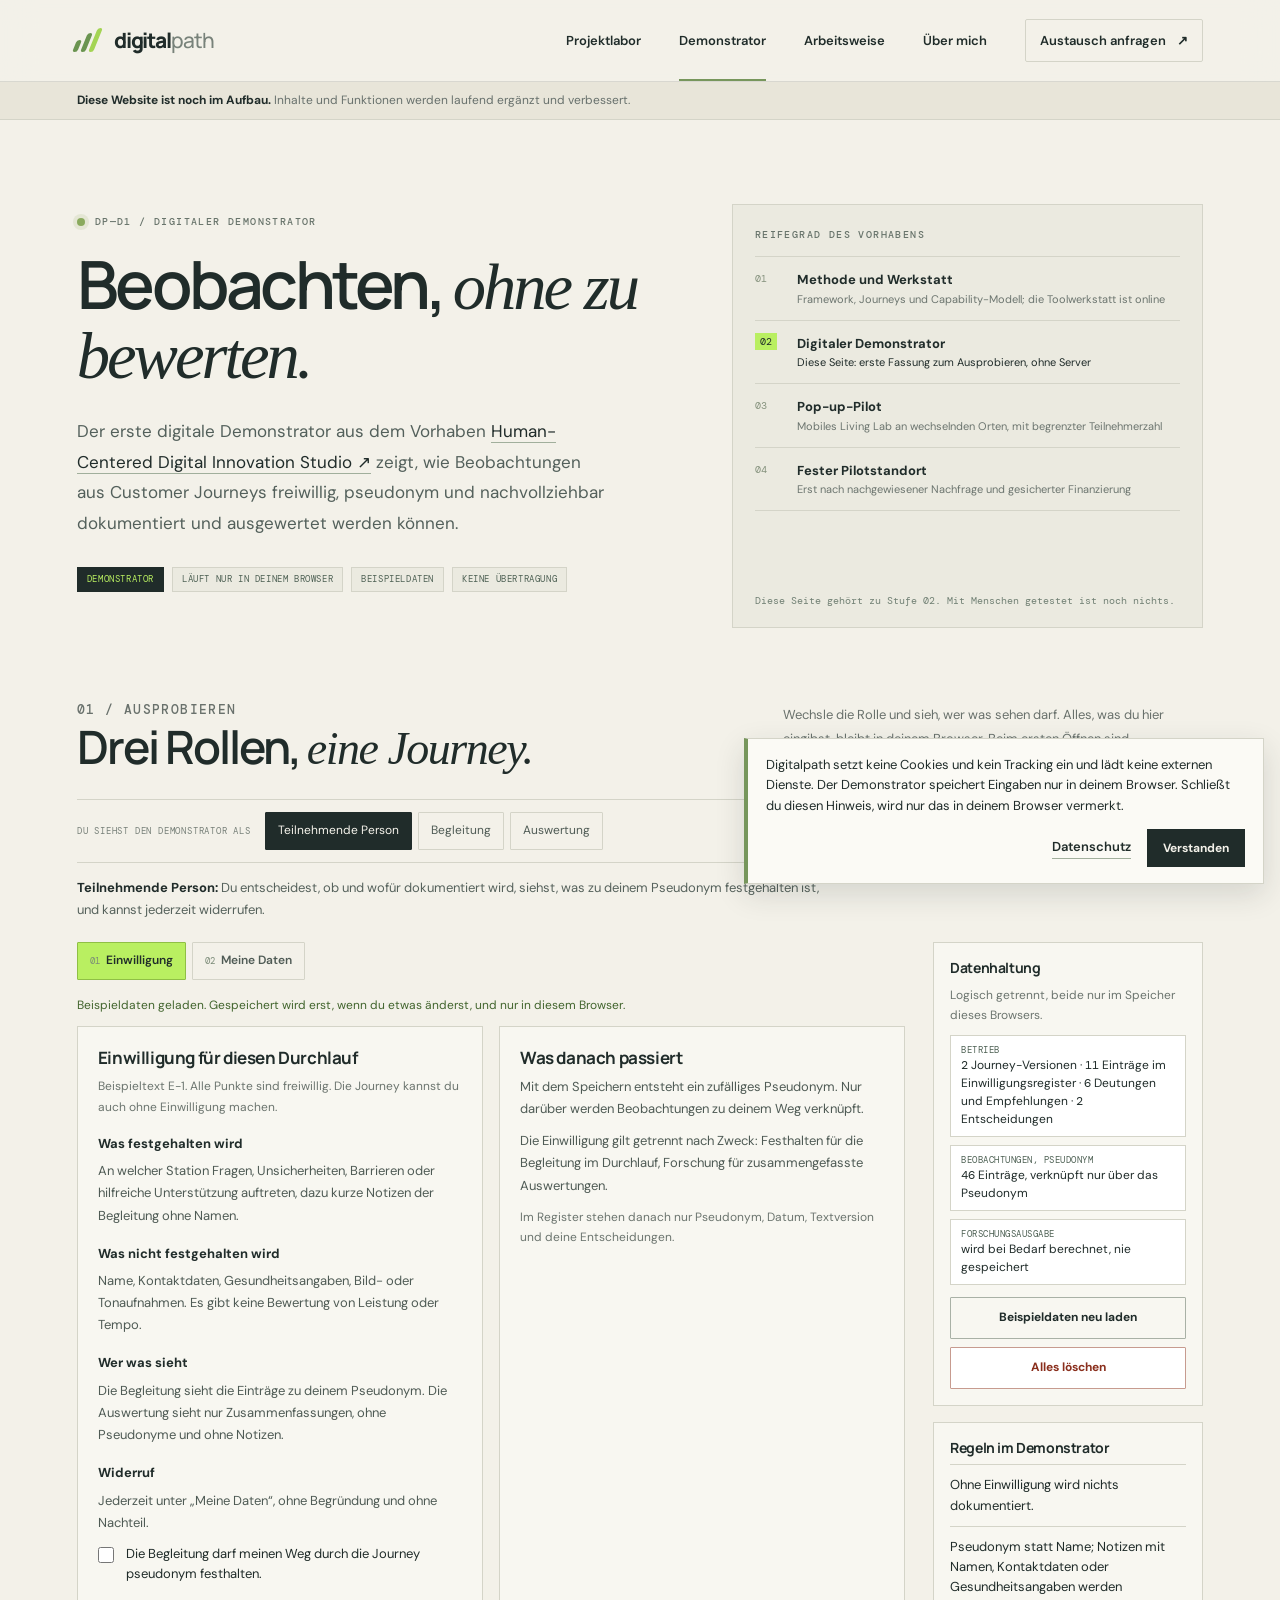
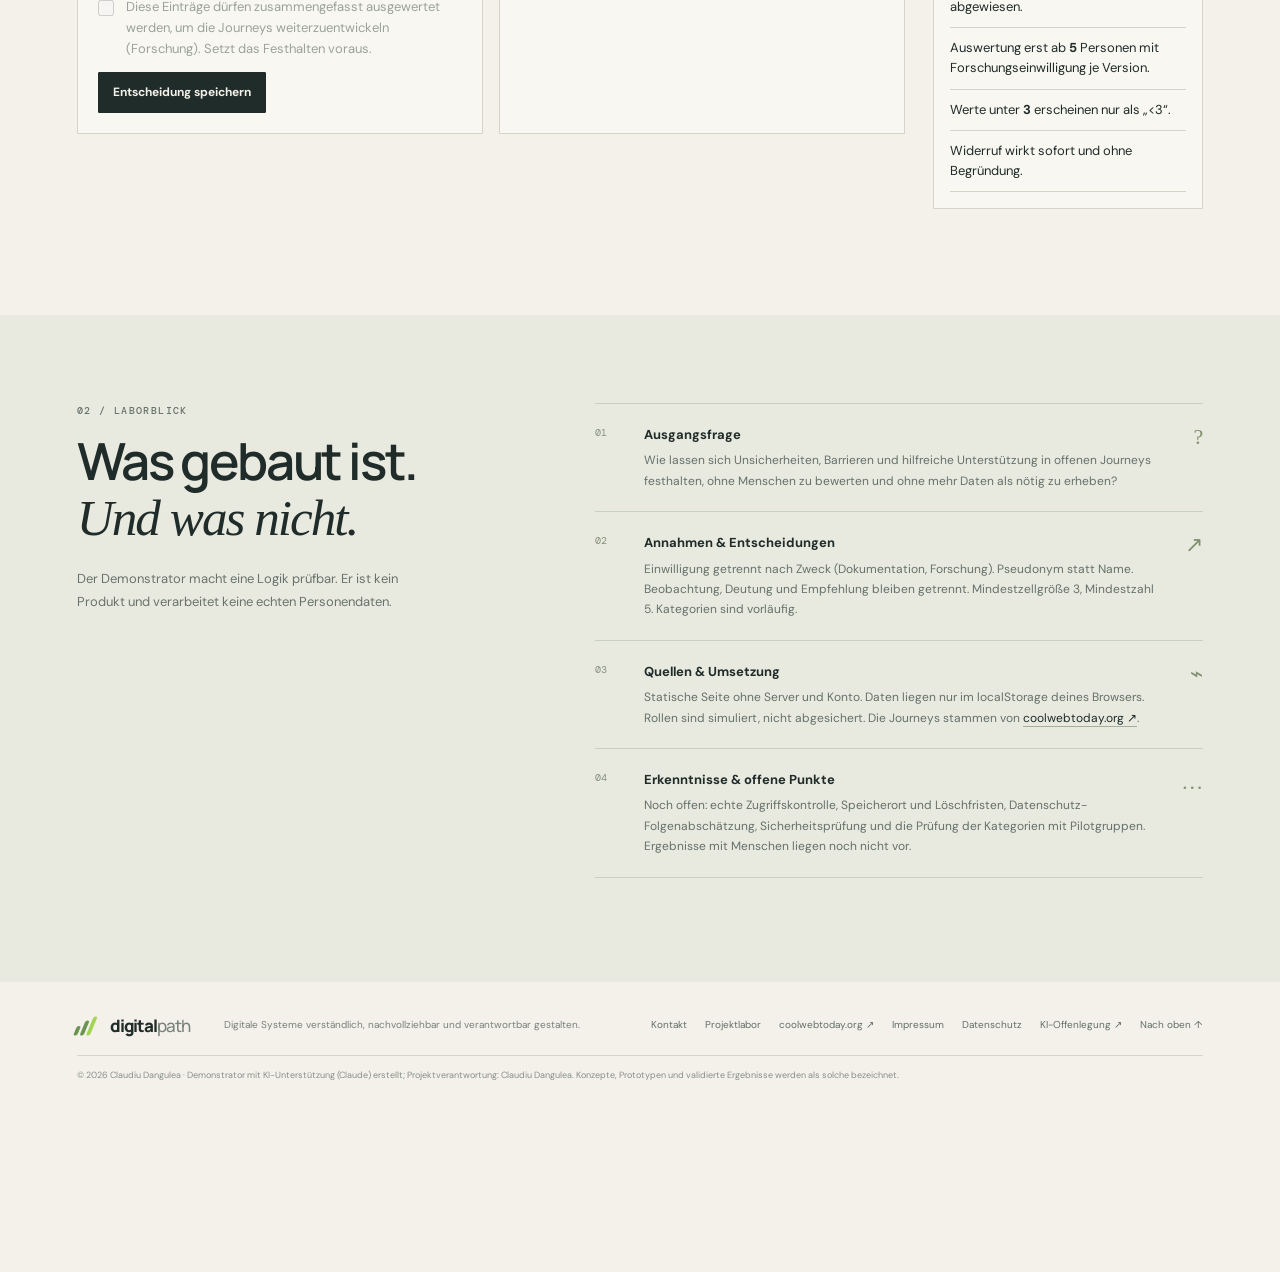
<file: demonstrator/index.html>
<!doctype html>
<html lang="de">
<head>
  <meta charset="utf-8">
  <meta name="viewport" content="width=device-width, initial-scale=1">
  <meta name="theme-color" content="#f3f1e9">
  <meta name="description" content="Erster digitaler Demonstrator im Digitalpath-Projektlabor: Beobachtungen aus Customer Journeys freiwillig, pseudonym und nachvollziehbar dokumentieren und auswerten. Läuft nur im Browser, mit Beispieldaten.">
  <meta property="og:title" content="Digitaler Demonstrator · Digitalpath">
  <meta property="og:description" content="Beobachten, ohne zu bewerten: Einwilligung, Widerruf, pseudonyme Dokumentation, getrennte Deutung und aggregierte Auswertung.">
  <meta property="og:type" content="website">
  <title>Digitaler Demonstrator · Digitalpath</title>
  <link rel="canonical" href="https://www.digitalpath.at/demonstrator/">
  <meta property="og:url" content="https://www.digitalpath.at/demonstrator/">
  <meta property="og:site_name" content="Digitalpath">
  <meta property="og:locale" content="de_AT">
  <meta property="og:image" content="https://www.digitalpath.at/assets/og-digitalpath.jpg">
  <meta property="og:image:width" content="1200">
  <meta property="og:image:height" content="630">
  <meta property="og:image:alt" content="Digitalpath – Offenes Projektlabor: Ideen prüfen. Systeme verstehen.">
  <meta name="twitter:card" content="summary_large_image">
  <link rel="icon" href="../assets/favicon.svg" type="image/svg+xml">
  <link rel="stylesheet" href="../fonts.css">
  <link rel="stylesheet" href="../styles.css">
  <link rel="stylesheet" href="demonstrator.css">
  <script src="../script.js" defer></script>
  <script src="demonstrator.js" defer></script>
</head>
<body>
  <a class="skip-link" href="#hauptinhalt">Zum Inhalt springen</a>
  <header class="site-header">
    <a class="wordmark" href="../" aria-label="Digitalpath Startseite">
      <span class="brand-mark" aria-hidden="true"><i></i><i></i><i></i></span>
      <span>digital<span class="wordmark-light">path</span></span>
    </a>
    <button class="menu-toggle" type="button" aria-expanded="false" aria-controls="primary-nav" aria-label="Menü öffnen"><span></span><span></span></button>
    <nav id="primary-nav" class="primary-nav" aria-label="Hauptnavigation">
      <a href="../#labor">Projektlabor</a>
      <a class="nav-active" href="#demonstrator" aria-current="page">Demonstrator</a>
      <a href="../#methode">Arbeitsweise</a>
      <a href="../#profil">Über mich</a>
      <a class="nav-contact" href="../#kontakt">Austausch anfragen <span aria-hidden="true">↗</span></a>
    </nav>
  </header>
  <aside class="site-notice" aria-label="Hinweis zum Entwicklungsstand"><p><strong>Diese Website ist noch im Aufbau.</strong> Inhalte und Funktionen werden laufend ergänzt und verbessert.</p></aside>

  <main id="hauptinhalt">
    <section class="hero demo-hero" id="start" aria-labelledby="hero-title">
      <div class="hero-copy">
        <p class="eyebrow"><span class="eyebrow-dot" aria-hidden="true"></span>DP—D1 / Digitaler Demonstrator</p>
        <h1 id="hero-title">Beobachten, <em>ohne zu bewerten.</em></h1>
        <p class="hero-lead">Der erste digitale Demonstrator aus dem Vorhaben <a class="inline-link" href="https://www.coolwebtoday.org/#vorhaben" target="_blank" rel="noreferrer">Human-Centered Digital Innovation Studio&nbsp;↗</a> zeigt, wie Beobachtungen aus Customer Journeys freiwillig, pseudonym und nachvollziehbar dokumentiert und ausgewertet werden können.</p>
        <ul class="demo-badges" aria-label="Eigenschaften">
          <li>Demonstrator</li>
          <li>Läuft nur in deinem Browser</li>
          <li>Beispieldaten</li>
          <li>Keine Übertragung</li>
        </ul>
      </div>
      <aside class="stages" aria-labelledby="stages-title">
        <p class="eyebrow" id="stages-title">Reifegrad des Vorhabens</p>
        <ol>
          <li><div><b>Methode und Werkstatt</b><small>Framework, Journeys und Capability-Modell; die Toolwerkstatt ist online</small></div></li>
          <li class="is-now" aria-current="step"><div><b>Digitaler Demonstrator</b><small>Diese Seite: erste Fassung zum Ausprobieren, ohne Server</small></div></li>
          <li><div><b>Pop-up-Pilot</b><small>Mobiles Living Lab an wechselnden Orten, mit begrenzter Teilnehmerzahl</small></div></li>
          <li><div><b>Fester Pilotstandort</b><small>Erst nach nachgewiesener Nachfrage und gesicherter Finanzierung</small></div></li>
        </ol>
        <p class="stages-note">Diese Seite gehört zu Stufe 02. Mit Menschen getestet ist noch nichts.</p>
      </aside>
    </section>

    <section class="section-pad demo-section" id="demonstrator" aria-labelledby="demo-title">
      <div class="demo-head">
        <div><p class="eyebrow">01 / Ausprobieren</p><h2 id="demo-title">Drei Rollen, <em>eine Journey.</em></h2></div>
        <p>Wechsle die Rolle und sieh, wer was sehen darf. Alles, was du hier eingibst, bleibt in deinem Browser. Beim ersten Öffnen sind Beispieldaten geladen; gespeichert wird erst, wenn du etwas änderst.</p>
      </div>

      <div class="role-bar" role="group" aria-label="Rolle wählen">
        <span>Du siehst den Demonstrator als</span>
        <div class="role-group" id="roles"></div>
      </div>
      <p class="role-note" id="role-note" aria-live="polite"></p>

      <div class="demo-layout">
        <div>
          <div class="tablist" role="tablist" id="tabs" aria-label="Bereiche dieser Rolle"></div>
          <p class="status-line" id="status" role="status" aria-live="polite"></p>
          <div class="panel" id="panel" role="tabpanel" tabindex="-1"></div>
        </div>
        <aside class="side" aria-labelledby="store-title">
          <div class="card">
            <h3 id="store-title">Datenhaltung</h3>
            <p class="small">Logisch getrennt, beide nur im Speicher dieses Browsers.</p>
            <div class="store" id="store"></div>
            <div class="actions">
              <button class="dbtn ghost" type="button" data-action="sample">Beispieldaten neu laden</button>
              <button class="dbtn warn" type="button" data-action="wipe">Alles löschen</button>
            </div>
          </div>
          <div class="card">
            <h3>Regeln im Demonstrator</h3>
            <ul class="list">
              <li>Ohne Einwilligung wird nichts dokumentiert.</li>
              <li>Pseudonym statt Name; Notizen mit Namen, Kontaktdaten oder Gesundheitsangaben werden abgewiesen.</li>
              <li>Auswertung erst ab <b>5</b> Personen mit Forschungseinwilligung je Version.</li>
              <li>Werte unter <b>3</b> erscheinen nur als „&lt;3“.</li>
              <li>Widerruf wirkt sofort und ohne Begründung.</li>
            </ul>
          </div>
        </aside>
      </div>
    </section>

    <section class="method-section section-pad demo-method" id="laborblick" aria-labelledby="look-title">
      <div class="method-heading"><p class="eyebrow">02 / Laborblick</p><h2 id="look-title">Was gebaut ist.<br><em>Und was nicht.</em></h2><p>Der Demonstrator macht eine Logik prüfbar. Er ist kein Produkt und verarbeitet keine echten Personendaten.</p></div>
      <div class="method-steps">
        <article class="method-step"><span class="step-no">01</span><div><h3>Ausgangsfrage</h3><p>Wie lassen sich Unsicherheiten, Barrieren und hilfreiche Unterstützung in offenen Journeys festhalten, ohne Menschen zu bewerten und ohne mehr Daten als nötig zu erheben?</p></div><span class="step-mark">?</span></article>
        <article class="method-step"><span class="step-no">02</span><div><h3>Annahmen &amp; Entscheidungen</h3><p>Einwilligung getrennt nach Zweck (Dokumentation, Forschung). Pseudonym statt Name. Beobachtung, Deutung und Empfehlung bleiben getrennt. Mindestzellgröße 3, Mindestzahl 5. Kategorien sind vorläufig.</p></div><span class="step-mark">↗</span></article>
        <article class="method-step"><span class="step-no">03</span><div><h3>Quellen &amp; Umsetzung</h3><p>Statische Seite ohne Server und Konto. Daten liegen nur im localStorage deines Browsers. Rollen sind simuliert, nicht abgesichert. Die Journeys stammen von <a class="inline-link" href="https://www.coolwebtoday.org/journeys.html" target="_blank" rel="noreferrer">coolwebtoday.org&nbsp;↗</a>.</p></div><span class="step-mark">⌁</span></article>
        <article class="method-step"><span class="step-no">04</span><div><h3>Erkenntnisse &amp; offene Punkte</h3><p>Noch offen: echte Zugriffskontrolle, Speicherort und Löschfristen, Datenschutz-Folgenabschätzung, Sicherheitsprüfung und die Prüfung der Kategorien mit Pilotgruppen. Ergebnisse mit Menschen liegen noch nicht vor.</p></div><span class="step-mark">…</span></article>
      </div>
    </section>
  </main>

  <footer class="site-footer"><a class="wordmark footer-mark" href="../"><span class="brand-mark" aria-hidden="true"><i></i><i></i><i></i></span><span>digital<span class="wordmark-light">path</span></span></a><span>Digitale Systeme verständlich, nachvollziehbar und verantwortbar gestalten.</span><div class="footer-links"><a href="mailto:claudiu@dangulea.at">Kontakt</a><a href="../#labor">Projektlabor</a><a href="https://www.coolwebtoday.org" target="_blank" rel="noreferrer">coolwebtoday.org ↗</a><a href="../impressum.html">Impressum</a><a href="../datenschutz.html">Datenschutz</a><a href="https://github.com/intiequals1/digitalpath-site/blob/main/AI_USAGE.md">KI-Offenlegung ↗</a><a href="#start">Nach oben ↑</a></div><small>© <span id="year">2026</span> Claudiu Dangulea · Demonstrator mit KI-Unterstützung (Claude) erstellt; Projektverantwortung: Claudiu Dangulea. Konzepte, Prototypen und validierte Ergebnisse werden als solche bezeichnet.</small></footer>
</body>
</html>
</file>
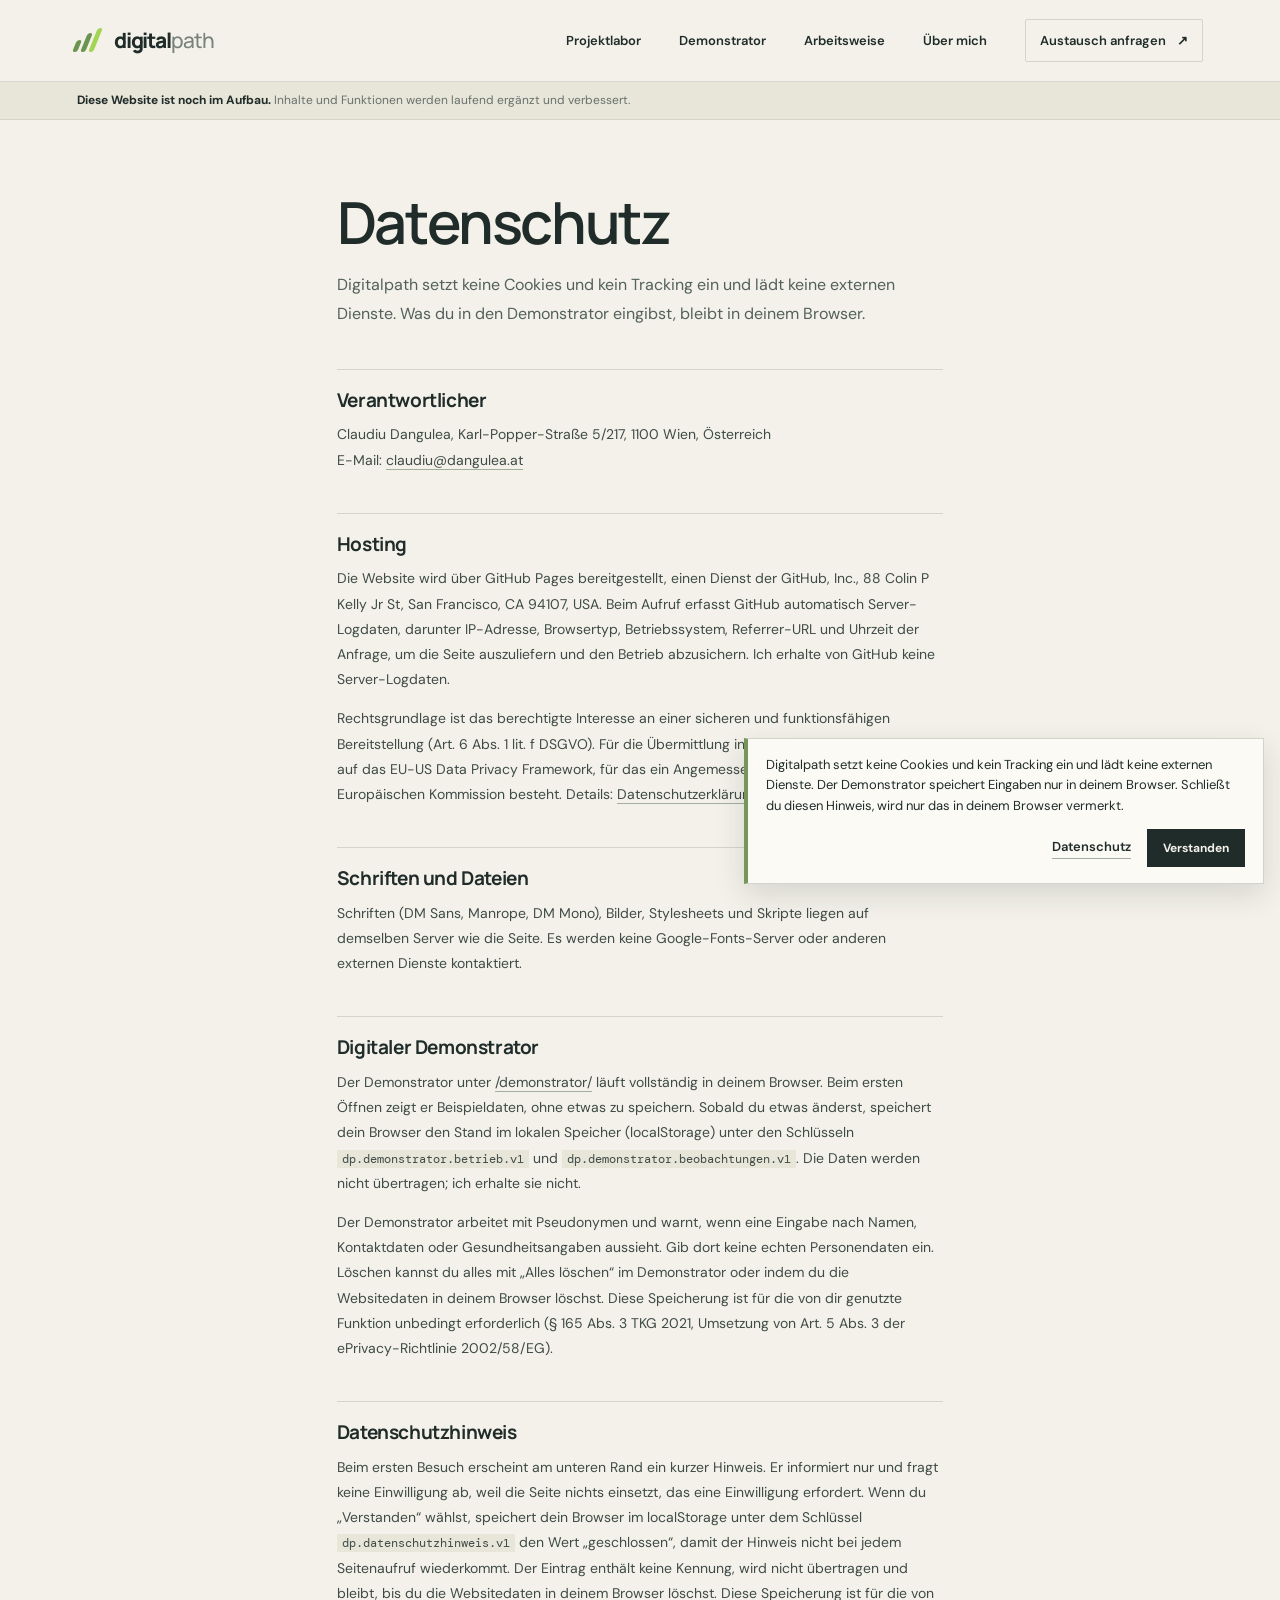
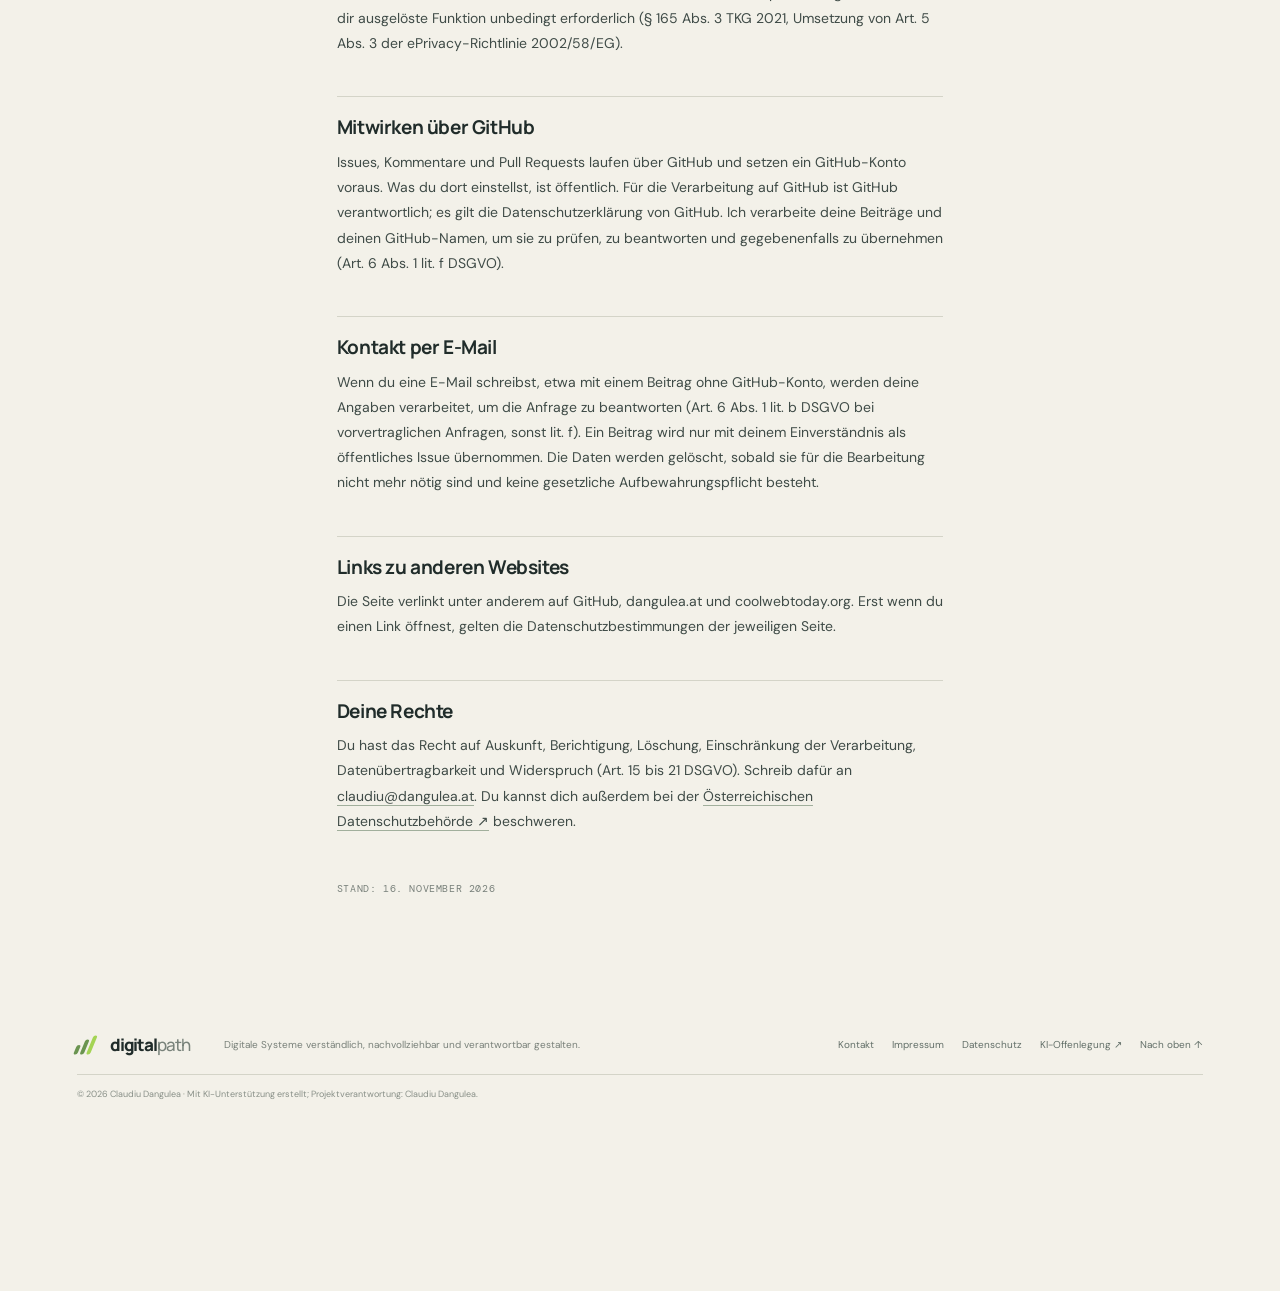
<file: datenschutz.html>
<!doctype html>
<html lang="de">
<head>
  <meta charset="utf-8">
  <meta name="viewport" content="width=device-width, initial-scale=1">
  <meta name="theme-color" content="#f3f1e9">
  <meta name="description" content="Datenschutzerklärung von Digitalpath: keine Cookies, kein Tracking, lokale Speicherung nur im Demonstrator und für den Datenschutzhinweis.">
  <title>Datenschutz · Digitalpath</title>
  <link rel="canonical" href="https://www.digitalpath.at/datenschutz.html">
  <link rel="icon" href="assets/favicon.svg" type="image/svg+xml">
  <link rel="stylesheet" href="fonts.css">
  <link rel="stylesheet" href="styles.css">
  <style>
    .legal{max-width:760px;margin:0 auto;padding:72px max(6vw,24px) 96px}
    .legal h1{font:600 clamp(38px,5vw,58px)/1.05 var(--display);letter-spacing:-2.4px;margin:0 0 18px}
    .legal .legal-lead{font-size:16px;line-height:1.8;color:#53605b;margin-bottom:40px}
    .legal h2{font:700 19px/1.3 var(--display);letter-spacing:-.4px;margin:40px 0 10px;padding-top:18px;border-top:1px solid var(--line)}
    .legal p,.legal li{font-size:14px;line-height:1.8;color:#3f4b47}
    .legal ul{padding-left:20px}
    .legal a{border-bottom:1px solid #a1af9c}
    .legal a:hover{color:var(--accent-dark)}
    .legal code{font:12px var(--mono);background:var(--paper-deep);padding:1px 5px}
    .legal .legal-stand{font:10px var(--mono);letter-spacing:.6px;text-transform:uppercase;color:#79817b;margin-top:48px}
  </style>
  <script src="script.js" defer></script>
</head>
<body>
  <a class="skip-link" href="#hauptinhalt">Zum Inhalt springen</a>
  <header class="site-header">
    <a class="wordmark" href="./" aria-label="Digitalpath Startseite">
      <span class="brand-mark" aria-hidden="true"><i></i><i></i><i></i></span>
      <span>digital<span class="wordmark-light">path</span></span>
    </a>
    <button class="menu-toggle" type="button" aria-expanded="false" aria-controls="primary-nav" aria-label="Menü öffnen"><span></span><span></span></button>
    <nav id="primary-nav" class="primary-nav" aria-label="Hauptnavigation">
      <a href="./#labor">Projektlabor</a>
      <a href="demonstrator/">Demonstrator</a>
      <a href="./#methode">Arbeitsweise</a>
      <a href="./#profil">Über mich</a>
      <a class="nav-contact" href="./#kontakt">Austausch anfragen <span aria-hidden="true">↗</span></a>
    </nav>
  </header>
  <aside class="site-notice" aria-label="Hinweis zum Entwicklungsstand"><p><strong>Diese Website ist noch im Aufbau.</strong> Inhalte und Funktionen werden laufend ergänzt und verbessert.</p></aside>

  <main id="hauptinhalt" class="legal">
    <h1>Datenschutz</h1>
    <p class="legal-lead">Digitalpath setzt keine Cookies und kein Tracking ein und lädt keine externen Dienste. Was du in den Demonstrator eingibst, bleibt in deinem Browser.</p>

    <h2>Verantwortlicher</h2>
    <p>Claudiu Dangulea, Karl-Popper-Straße 5/217, 1100 Wien, Österreich<br>E-Mail: <a href="mailto:claudiu@dangulea.at">claudiu@dangulea.at</a></p>

    <h2>Hosting</h2>
    <p>Die Website wird über GitHub Pages bereitgestellt, einen Dienst der GitHub, Inc., 88 Colin P Kelly Jr St, San Francisco, CA 94107, USA. Beim Aufruf erfasst GitHub automatisch Server-Logdaten, darunter IP-Adresse, Browsertyp, Betriebssystem, Referrer-URL und Uhrzeit der Anfrage, um die Seite auszuliefern und den Betrieb abzusichern. Ich erhalte von GitHub keine Server-Logdaten.</p>
    <p>Rechtsgrundlage ist das berechtigte Interesse an einer sicheren und funktionsfähigen Bereitstellung (Art. 6 Abs. 1 lit. f DSGVO). Für die Übermittlung in die USA beruft sich GitHub auf das EU-US Data Privacy Framework, für das ein Angemessenheitsbeschluss der Europäischen Kommission besteht. Details: <a href="https://docs.github.com/de/site-policy/privacy-policies/github-general-privacy-statement" target="_blank" rel="noreferrer">Datenschutzerklärung von GitHub ↗</a>.</p>

    <h2>Schriften und Dateien</h2>
    <p>Schriften (DM Sans, Manrope, DM Mono), Bilder, Stylesheets und Skripte liegen auf demselben Server wie die Seite. Es werden keine Google-Fonts-Server oder anderen externen Dienste kontaktiert.</p>

    <h2>Digitaler Demonstrator</h2>
    <p>Der Demonstrator unter <a href="demonstrator/">/demonstrator/</a> läuft vollständig in deinem Browser. Beim ersten Öffnen zeigt er Beispieldaten, ohne etwas zu speichern. Sobald du etwas änderst, speichert dein Browser den Stand im lokalen Speicher (localStorage) unter den Schlüsseln <code>dp.demonstrator.betrieb.v1</code> und <code>dp.demonstrator.beobachtungen.v1</code>. Die Daten werden nicht übertragen; ich erhalte sie nicht.</p>
    <p>Der Demonstrator arbeitet mit Pseudonymen und warnt, wenn eine Eingabe nach Namen, Kontaktdaten oder Gesundheitsangaben aussieht. Gib dort keine echten Personendaten ein. Löschen kannst du alles mit „Alles löschen“ im Demonstrator oder indem du die Websitedaten in deinem Browser löschst. Diese Speicherung ist für die von dir genutzte Funktion unbedingt erforderlich (§ 165 Abs. 3 TKG 2021, Umsetzung von Art. 5 Abs. 3 der ePrivacy-Richtlinie 2002/58/EG).</p>

    <h2>Datenschutzhinweis</h2>
    <p>Beim ersten Besuch erscheint am unteren Rand ein kurzer Hinweis. Er informiert nur und fragt keine Einwilligung ab, weil die Seite nichts einsetzt, das eine Einwilligung erfordert. Wenn du „Verstanden“ wählst, speichert dein Browser im localStorage unter dem Schlüssel <code>dp.datenschutzhinweis.v1</code> den Wert „geschlossen“, damit der Hinweis nicht bei jedem Seitenaufruf wiederkommt. Der Eintrag enthält keine Kennung, wird nicht übertragen und bleibt, bis du die Websitedaten in deinem Browser löschst. Diese Speicherung ist für die von dir ausgelöste Funktion unbedingt erforderlich (§ 165 Abs. 3 TKG 2021, Umsetzung von Art. 5 Abs. 3 der ePrivacy-Richtlinie 2002/58/EG).</p>

    <h2>Mitwirken über GitHub</h2>
    <p>Issues, Kommentare und Pull Requests laufen über GitHub und setzen ein GitHub-Konto voraus. Was du dort einstellst, ist öffentlich. Für die Verarbeitung auf GitHub ist GitHub verantwortlich; es gilt die Datenschutzerklärung von GitHub. Ich verarbeite deine Beiträge und deinen GitHub-Namen, um sie zu prüfen, zu beantworten und gegebenenfalls zu übernehmen (Art. 6 Abs. 1 lit. f DSGVO).</p>

    <h2>Kontakt per E-Mail</h2>
    <p>Wenn du eine E-Mail schreibst, etwa mit einem Beitrag ohne GitHub-Konto, werden deine Angaben verarbeitet, um die Anfrage zu beantworten (Art. 6 Abs. 1 lit. b DSGVO bei vorvertraglichen Anfragen, sonst lit. f). Ein Beitrag wird nur mit deinem Einverständnis als öffentliches Issue übernommen. Die Daten werden gelöscht, sobald sie für die Bearbeitung nicht mehr nötig sind und keine gesetzliche Aufbewahrungspflicht besteht.</p>

    <h2>Links zu anderen Websites</h2>
    <p>Die Seite verlinkt unter anderem auf GitHub, dangulea.at und coolwebtoday.org. Erst wenn du einen Link öffnest, gelten die Datenschutzbestimmungen der jeweiligen Seite.</p>

    <h2>Deine Rechte</h2>
    <p>Du hast das Recht auf Auskunft, Berichtigung, Löschung, Einschränkung der Verarbeitung, Datenübertragbarkeit und Widerspruch (Art. 15 bis 21 DSGVO). Schreib dafür an <a href="mailto:claudiu@dangulea.at">claudiu@dangulea.at</a>. Du kannst dich außerdem bei der <a href="https://www.dsb.gv.at/" target="_blank" rel="noreferrer">Österreichischen Datenschutzbehörde ↗</a> beschweren.</p>

    <p class="legal-stand">Stand: 16. November 2026</p>
  </main>

  <footer class="site-footer"><a class="wordmark footer-mark" href="./"><span class="brand-mark" aria-hidden="true"><i></i><i></i><i></i></span><span>digital<span class="wordmark-light">path</span></span></a><span>Digitale Systeme verständlich, nachvollziehbar und verantwortbar gestalten.</span><div class="footer-links"><a href="mailto:claudiu@dangulea.at">Kontakt</a><a href="impressum.html">Impressum</a><a href="datenschutz.html" aria-current="page">Datenschutz</a><a href="https://github.com/intiequals1/digitalpath-site/blob/main/AI_USAGE.md">KI-Offenlegung ↗</a><a href="#hauptinhalt">Nach oben ↑</a></div><small>© <span id="year">2026</span> Claudiu Dangulea · Mit KI-Unterstützung erstellt; Projektverantwortung: Claudiu Dangulea.</small></footer>
</body>
</html>
</file>
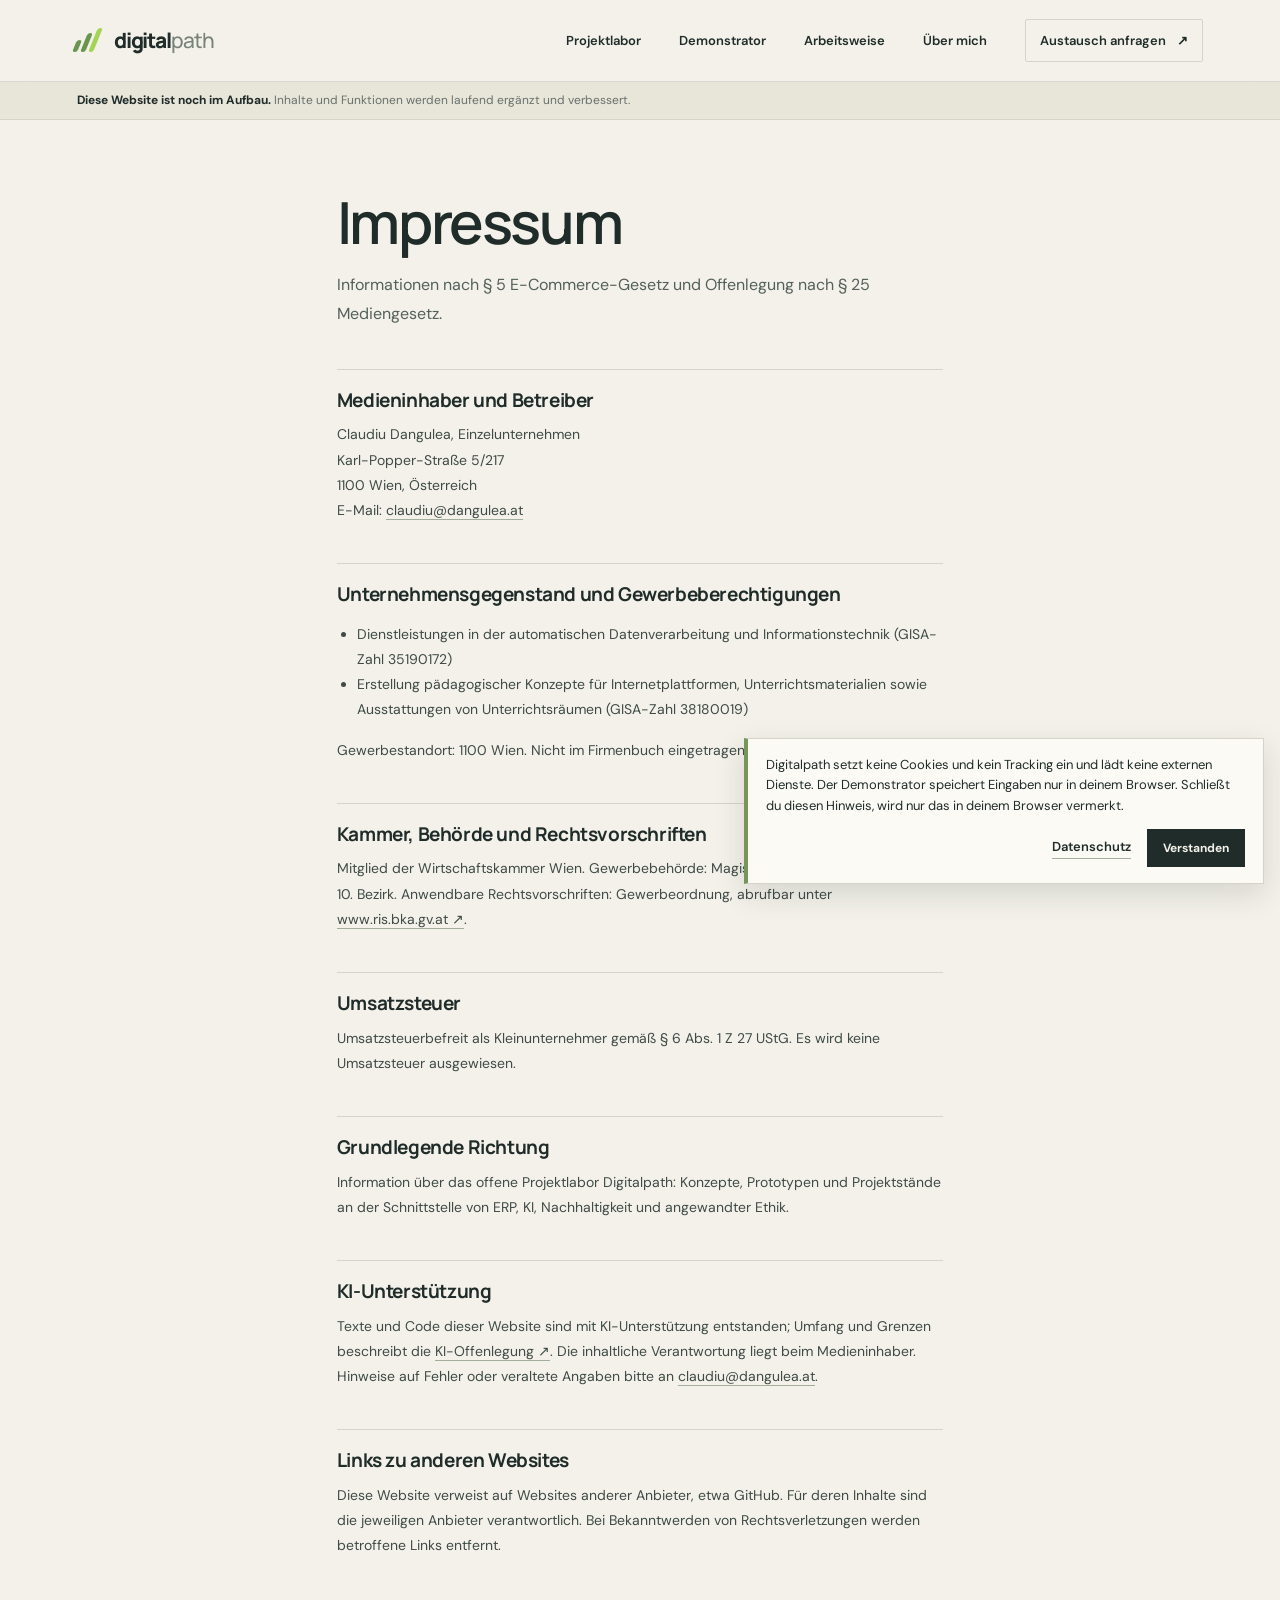
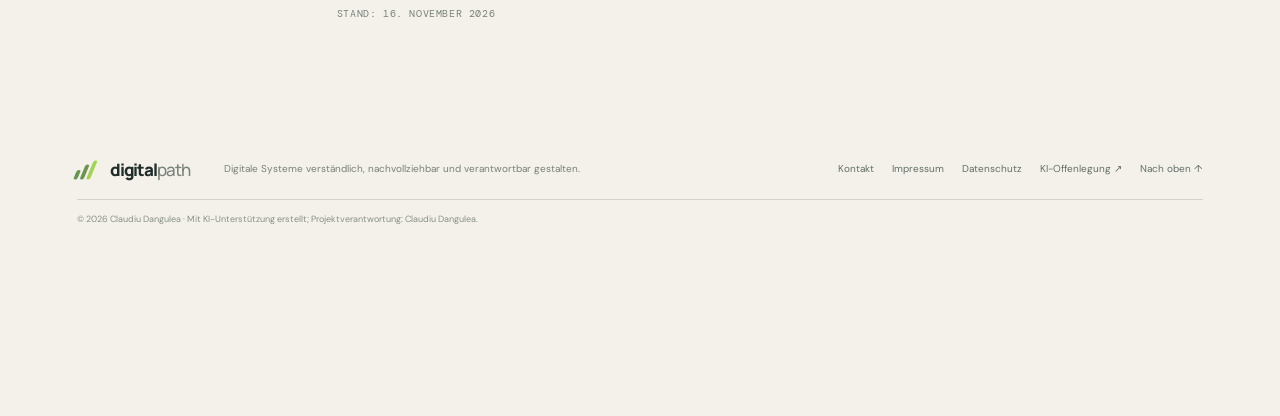
<file: impressum.html>
<!doctype html>
<html lang="de">
<head>
  <meta charset="utf-8">
  <meta name="viewport" content="width=device-width, initial-scale=1">
  <meta name="theme-color" content="#f3f1e9">
  <meta name="description" content="Impressum von Digitalpath: Angaben nach § 5 ECG und Offenlegung nach § 25 MedienG.">
  <title>Impressum · Digitalpath</title>
  <link rel="canonical" href="https://www.digitalpath.at/impressum.html">
  <link rel="icon" href="assets/favicon.svg" type="image/svg+xml">
  <link rel="stylesheet" href="fonts.css">
  <link rel="stylesheet" href="styles.css">
  <style>
    .legal{max-width:760px;margin:0 auto;padding:72px max(6vw,24px) 96px}
    .legal h1{font:600 clamp(38px,5vw,58px)/1.05 var(--display);letter-spacing:-2.4px;margin:0 0 18px}
    .legal .legal-lead{font-size:16px;line-height:1.8;color:#53605b;margin-bottom:40px}
    .legal h2{font:700 19px/1.3 var(--display);letter-spacing:-.4px;margin:40px 0 10px;padding-top:18px;border-top:1px solid var(--line)}
    .legal p,.legal li{font-size:14px;line-height:1.8;color:#3f4b47}
    .legal ul{padding-left:20px}
    .legal a{border-bottom:1px solid #a1af9c}
    .legal a:hover{color:var(--accent-dark)}
    .legal code{font:12px var(--mono);background:var(--paper-deep);padding:1px 5px}
    .legal .legal-stand{font:10px var(--mono);letter-spacing:.6px;text-transform:uppercase;color:#79817b;margin-top:48px}
  </style>
  <script src="script.js" defer></script>
</head>
<body>
  <a class="skip-link" href="#hauptinhalt">Zum Inhalt springen</a>
  <header class="site-header">
    <a class="wordmark" href="./" aria-label="Digitalpath Startseite">
      <span class="brand-mark" aria-hidden="true"><i></i><i></i><i></i></span>
      <span>digital<span class="wordmark-light">path</span></span>
    </a>
    <button class="menu-toggle" type="button" aria-expanded="false" aria-controls="primary-nav" aria-label="Menü öffnen"><span></span><span></span></button>
    <nav id="primary-nav" class="primary-nav" aria-label="Hauptnavigation">
      <a href="./#labor">Projektlabor</a>
      <a href="demonstrator/">Demonstrator</a>
      <a href="./#methode">Arbeitsweise</a>
      <a href="./#profil">Über mich</a>
      <a class="nav-contact" href="./#kontakt">Austausch anfragen <span aria-hidden="true">↗</span></a>
    </nav>
  </header>
  <aside class="site-notice" aria-label="Hinweis zum Entwicklungsstand"><p><strong>Diese Website ist noch im Aufbau.</strong> Inhalte und Funktionen werden laufend ergänzt und verbessert.</p></aside>

  <main id="hauptinhalt" class="legal">
    <h1>Impressum</h1>
    <p class="legal-lead">Informationen nach § 5 E-Commerce-Gesetz und Offenlegung nach § 25 Mediengesetz.</p>

    <h2>Medieninhaber und Betreiber</h2>
    <p>Claudiu Dangulea, Einzelunternehmen<br>Karl-Popper-Straße 5/217<br>1100 Wien, Österreich<br>E-Mail: <a href="mailto:claudiu@dangulea.at">claudiu@dangulea.at</a></p>

    <h2>Unternehmensgegenstand und Gewerbeberechtigungen</h2>
    <ul>
      <li>Dienstleistungen in der automatischen Datenverarbeitung und Informationstechnik (GISA-Zahl 35190172)</li>
      <li>Erstellung pädagogischer Konzepte für Internetplattformen, Unterrichtsmaterialien sowie Ausstattungen von Unterrichtsräumen (GISA-Zahl 38180019)</li>
    </ul>
    <p>Gewerbestandort: 1100 Wien. Nicht im Firmenbuch eingetragen.</p>

    <h2>Kammer, Behörde und Rechtsvorschriften</h2>
    <p>Mitglied der Wirtschaftskammer Wien. Gewerbebehörde: Magistratisches Bezirksamt für den 10. Bezirk. Anwendbare Rechtsvorschriften: Gewerbeordnung, abrufbar unter <a href="https://www.ris.bka.gv.at/" target="_blank" rel="noreferrer">www.ris.bka.gv.at ↗</a>.</p>

    <h2>Umsatzsteuer</h2>
    <p>Umsatzsteuerbefreit als Kleinunternehmer gemäß § 6 Abs. 1 Z 27 UStG. Es wird keine Umsatzsteuer ausgewiesen.</p>

    <h2>Grundlegende Richtung</h2>
    <p>Information über das offene Projektlabor Digitalpath: Konzepte, Prototypen und Projektstände an der Schnittstelle von ERP, KI, Nachhaltigkeit und angewandter Ethik.</p>

    <h2>KI-Unterstützung</h2>
    <p>Texte und Code dieser Website sind mit KI-Unterstützung entstanden; Umfang und Grenzen beschreibt die <a href="https://github.com/intiequals1/digitalpath-site/blob/main/AI_USAGE.md">KI-Offenlegung ↗</a>. Die inhaltliche Verantwortung liegt beim Medieninhaber. Hinweise auf Fehler oder veraltete Angaben bitte an <a href="mailto:claudiu@dangulea.at">claudiu@dangulea.at</a>.</p>

    <h2>Links zu anderen Websites</h2>
    <p>Diese Website verweist auf Websites anderer Anbieter, etwa GitHub. Für deren Inhalte sind die jeweiligen Anbieter verantwortlich. Bei Bekanntwerden von Rechtsverletzungen werden betroffene Links entfernt.</p>

    <p class="legal-stand">Stand: 16. November 2026</p>
  </main>

  <footer class="site-footer"><a class="wordmark footer-mark" href="./"><span class="brand-mark" aria-hidden="true"><i></i><i></i><i></i></span><span>digital<span class="wordmark-light">path</span></span></a><span>Digitale Systeme verständlich, nachvollziehbar und verantwortbar gestalten.</span><div class="footer-links"><a href="mailto:claudiu@dangulea.at">Kontakt</a><a href="impressum.html" aria-current="page">Impressum</a><a href="datenschutz.html">Datenschutz</a><a href="https://github.com/intiequals1/digitalpath-site/blob/main/AI_USAGE.md">KI-Offenlegung ↗</a><a href="#hauptinhalt">Nach oben ↑</a></div><small>© <span id="year">2026</span> Claudiu Dangulea · Mit KI-Unterstützung erstellt; Projektverantwortung: Claudiu Dangulea.</small></footer>
</body>
</html>
</file>
<file: fonts.css>
/* DM Sans, Manrope und DM Mono, lokal von www.digitalpath.at ausgeliefert (keine Google-Fonts-Server).
   Quelle: Fontsource 5.3.0 (@fontsource-variable/dm-sans, @fontsource-variable/manrope, @fontsource/dm-mono).
   Lizenz: SIL Open Font License 1.1, siehe assets/fonts/OFL-*.txt. */

@font-face {
  font-family: 'DM Sans';
  font-style: normal;
  font-weight: 400 700;
  font-display: swap;
  src: url(assets/fonts/dm-sans-latin-ext-wght-normal.woff2) format('woff2-variations');
  unicode-range: U+0100-02BA,U+02BD-02C5,U+02C7-02CC,U+02CE-02D7,U+02DD-02FF,U+0304,U+0308,U+0329,U+1D00-1DBF,U+1E00-1E9F,U+1EF2-1EFF,U+2020,U+20A0-20AB,U+20AD-20C0,U+2113,U+2C60-2C7F,U+A720-A7FF;
}

@font-face {
  font-family: 'DM Sans';
  font-style: normal;
  font-weight: 400 700;
  font-display: swap;
  src: url(assets/fonts/dm-sans-latin-wght-normal.woff2) format('woff2-variations');
  unicode-range: U+0000-00FF,U+0131,U+0152-0153,U+02BB-02BC,U+02C6,U+02DA,U+02DC,U+0304,U+0308,U+0329,U+2000-206F,U+20AC,U+2122,U+2191,U+2193,U+2212,U+2215,U+FEFF,U+FFFD;
}

@font-face {
  font-family: 'Manrope';
  font-style: normal;
  font-weight: 400 800;
  font-display: swap;
  src: url(assets/fonts/manrope-latin-ext-wght-normal.woff2) format('woff2-variations');
  unicode-range: U+0100-02BA,U+02BD-02C5,U+02C7-02CC,U+02CE-02D7,U+02DD-02FF,U+0304,U+0308,U+0329,U+1D00-1DBF,U+1E00-1E9F,U+1EF2-1EFF,U+2020,U+20A0-20AB,U+20AD-20C0,U+2113,U+2C60-2C7F,U+A720-A7FF;
}

@font-face {
  font-family: 'Manrope';
  font-style: normal;
  font-weight: 400 800;
  font-display: swap;
  src: url(assets/fonts/manrope-latin-wght-normal.woff2) format('woff2-variations');
  unicode-range: U+0000-00FF,U+0131,U+0152-0153,U+02BB-02BC,U+02C6,U+02DA,U+02DC,U+0304,U+0308,U+0329,U+2000-206F,U+20AC,U+2122,U+2191,U+2193,U+2212,U+2215,U+FEFF,U+FFFD;
}

@font-face {
  font-family: 'DM Mono';
  font-style: normal;
  font-weight: 400;
  font-display: swap;
  src: url(assets/fonts/dm-mono-latin-ext-400-normal.woff2) format('woff2');
  unicode-range: U+0100-02BA,U+02BD-02C5,U+02C7-02CC,U+02CE-02D7,U+02DD-02FF,U+0304,U+0308,U+0329,U+1D00-1DBF,U+1E00-1E9F,U+1EF2-1EFF,U+2020,U+20A0-20AB,U+20AD-20C0,U+2113,U+2C60-2C7F,U+A720-A7FF;
}

@font-face {
  font-family: 'DM Mono';
  font-style: normal;
  font-weight: 400;
  font-display: swap;
  src: url(assets/fonts/dm-mono-latin-400-normal.woff2) format('woff2');
  unicode-range: U+0000-00FF,U+0131,U+0152-0153,U+02BB-02BC,U+02C6,U+02DA,U+02DC,U+0304,U+0308,U+0329,U+2000-206F,U+20AC,U+2122,U+2191,U+2193,U+2212,U+2215,U+FEFF,U+FFFD;
}

@font-face {
  font-family: 'DM Mono';
  font-style: normal;
  font-weight: 500;
  font-display: swap;
  src: url(assets/fonts/dm-mono-latin-ext-500-normal.woff2) format('woff2');
  unicode-range: U+0100-02BA,U+02BD-02C5,U+02C7-02CC,U+02CE-02D7,U+02DD-02FF,U+0304,U+0308,U+0329,U+1D00-1DBF,U+1E00-1E9F,U+1EF2-1EFF,U+2020,U+20A0-20AB,U+20AD-20C0,U+2113,U+2C60-2C7F,U+A720-A7FF;
}

@font-face {
  font-family: 'DM Mono';
  font-style: normal;
  font-weight: 500;
  font-display: swap;
  src: url(assets/fonts/dm-mono-latin-500-normal.woff2) format('woff2');
  unicode-range: U+0000-00FF,U+0131,U+0152-0153,U+02BB-02BC,U+02C6,U+02DA,U+02DC,U+0304,U+0308,U+0329,U+2000-206F,U+20AC,U+2122,U+2191,U+2193,U+2212,U+2215,U+FEFF,U+FFFD;
}
</file>
<file: styles.css>
@charset "UTF-8";
:root{--paper:#f3f1e9;--paper-deep:#e8e5d9;--ink:#202c2a;--muted:#68716d;--line:#d4d4c8;--accent:#b9ef61;--accent-dark:#42652e;--blue:#cadcd5;--serif:Georgia,"Times New Roman",serif;--sans:"DM Sans",Arial,sans-serif;--display:Manrope,"DM Sans",Arial,sans-serif;--mono:"DM Mono",monospace;--page:1320px}*{box-sizing:border-box}html{scroll-behavior:smooth;scroll-padding-top:90px}body{margin:0;background:var(--paper);color:var(--ink);font-family:var(--sans);font-size:15px;line-height:1.65;-webkit-font-smoothing:antialiased}a{color:inherit;text-decoration:none}button{font:inherit}.skip-link{position:absolute;left:12px;top:-60px;background:var(--accent);padding:10px 14px;z-index:99}.skip-link:focus{top:12px}.site-header{height:82px;padding:0 max(6vw,24px);display:flex;align-items:center;justify-content:space-between;border-bottom:1px solid rgba(32,44,42,.13);position:sticky;top:0;z-index:10;background:rgba(243,241,233,.93);backdrop-filter:blur(16px)}.wordmark{display:inline-flex;align-items:center;gap:12px;font-family:var(--display);font-size:21px;font-weight:800;letter-spacing:-1.1px}.wordmark-light{font-weight:500;color:#78827a}.brand-mark{width:25px;height:24px;display:inline-flex;align-items:flex-end;gap:3px;transform:skew(-22deg)}.brand-mark i{display:block;width:5px;border-radius:4px;background:#6a9450}.brand-mark i:nth-child(1){height:12px}.brand-mark i:nth-child(2){height:19px}.brand-mark i:nth-child(3){height:24px;background:#a4d454}.primary-nav{display:flex;align-items:center;gap:38px;font-size:13px;font-weight:600}.primary-nav>a{transition:color .2s ease}.primary-nav>a:hover{color:var(--accent-dark)}.primary-nav .nav-active{position:relative}.nav-active:after{content:"";position:absolute;bottom:-30px;left:0;width:100%;height:2px;background:#77965c}.primary-nav .nav-contact{padding:10px 14px;border:1px solid var(--line);border-radius:2px}.nav-contact span{margin-left:8px}.menu-toggle{display:none}
.hero{padding:84px max(6vw,24px) 0;max-width:var(--page);margin:auto;display:grid;grid-template-columns:1.1fr .9fr;column-gap:7%;align-items:center}.hero-copy{padding:10px 0 37px}.eyebrow{font:500 10px/1.5 var(--mono);letter-spacing:1.4px;text-transform:uppercase;color:#68746b;display:flex;gap:10px;align-items:center;margin:0 0 22px}.eyebrow-dot{height:8px;width:8px;background:#8aaa5d;border-radius:50%;box-shadow:0 0 0 4px rgba(138,170,93,.15)}h1,h2,h3,h4,p{margin-top:0}h1{font:600 clamp(46px,6vw,82px)/.99 var(--display);letter-spacing:-5px;margin:0 0 27px}h1 em,h2 em{font-family:var(--serif);font-weight:400;letter-spacing:-3px}.hero-lead{font-size:17px;line-height:1.8;color:#53605b;max-width:530px;margin-bottom:29px}.hero-actions{display:flex;align-items:center;gap:22px;flex-wrap:wrap}.button{display:inline-flex;align-items:center;gap:25px;padding:15px 18px;font-size:12px;font-weight:700;transition:transform .2s ease,background .2s ease}.button:hover{transform:translateY(-2px)}.button-dark{background:var(--ink);color:var(--paper)}.button-dark:hover{background:#40564c}.hero-note{max-width:190px;font-size:10px;line-height:1.5;color:var(--muted);display:flex;align-items:flex-start;gap:7px}.pulse{flex:none;width:7px;height:7px;border-radius:50%;background:#93b85d;margin-top:4px;box-shadow:0 0 0 4px rgba(147,184,93,.16)}.hero-art{height:340px;position:relative;overflow:hidden;background:#10252a url("assets/lab-banner.jpg") center 54%/cover no-repeat;isolation:isolate}.hero-art:before{content:"";position:absolute;inset:0;background:linear-gradient(180deg,rgba(17,37,41,.62),transparent 25%,transparent 72%,rgba(17,37,41,.76))}.art-topline,.art-caption{position:absolute;z-index:1;left:21px;right:21px;display:flex;justify-content:space-between;color:#eff2e8;font:9px var(--mono);letter-spacing:1px}.art-topline{top:18px}.art-caption{bottom:18px;text-transform:uppercase}.caption-index{color:var(--accent)}.art-crosshair{position:absolute;width:65px;height:65px;left:50%;top:50%;transform:translate(-50%,-50%);border:1px solid rgba(243,241,233,.5);border-radius:50%}.art-crosshair:before,.art-crosshair:after{content:"";position:absolute;background:rgba(243,241,233,.5)}.art-crosshair:before{height:1px;width:92px;left:-14px;top:31px}.art-crosshair:after{width:1px;height:92px;left:31px;top:-14px}.art-crosshair span:first-child{position:absolute;width:7px;height:7px;background:var(--accent);border-radius:50%;left:27px;top:27px;z-index:1}.hero-bottom{grid-column:1/-1;border-top:1px solid var(--line);padding:14px 0 0;display:flex;justify-content:space-between;color:#79817b;font:9px var(--mono);letter-spacing:.6px;text-transform:uppercase}.section-pad{padding-left:max(6vw,24px);padding-right:max(6vw,24px);max-width:var(--page);margin:0 auto}.lab-section{padding-top:121px;padding-bottom:115px}.section-heading{display:flex;align-items:flex-end;justify-content:space-between;gap:40px;margin-bottom:48px}.section-heading .eyebrow,.method-heading .eyebrow,.profile-copy .eyebrow,.contact-section .eyebrow{margin-bottom:15px}.section-heading h2,.method-heading h2,.profile-copy h2,.contact-section h2{font:600 clamp(34px,4vw,52px)/1.08 var(--display);letter-spacing:-2.4px;margin:0}.section-heading h2 em,.method-heading h2 em,.profile-copy h2 em,.contact-section h2 em{font-family:var(--serif);font-weight:400;letter-spacing:-2px}.section-intro{max-width:365px;color:#69716c;font-size:13px;line-height:1.8;margin:0 0 5px}.lab-toolbar{border-top:1px solid var(--line);border-bottom:1px solid var(--line);display:flex;align-items:center;justify-content:space-between;gap:20px;padding:11px 0;margin-bottom:51px}.filter-group{display:flex;gap:7px;flex-wrap:wrap}.filter-button{border:1px solid transparent;background:transparent;color:#68726b;border-radius:1px;padding:8px 11px;font-size:11px;cursor:pointer;transition:all .2s}.filter-button:hover{border-color:var(--line);color:var(--ink)}.filter-button.is-active{background:var(--ink);color:#f5f3eb}.filter-button span{font:9px var(--mono);margin-left:7px;color:#a7d56a}.result-count{font:9px var(--mono);color:#778079;white-space:nowrap}.project-group{margin-bottom:45px}.group-label{display:flex;align-items:center;gap:12px;margin-bottom:17px}.group-number{width:23px;height:23px;display:grid;place-items:center;background:var(--blue);font:10px var(--mono)}.group-label h3{margin:0;font-size:13px;font-weight:700}.group-rule{height:1px;background:var(--line);flex:1}.group-count{font:9px var(--mono);color:#79817b}.project-grid{display:grid;grid-template-columns:repeat(4,1fr);border-left:1px solid var(--line);border-top:1px solid var(--line)}.project-card{min-height:280px;padding:18px 17px 14px;border-right:1px solid var(--line);border-bottom:1px solid var(--line);display:flex;flex-direction:column;position:relative;transition:background .25s}.project-card:hover{background:#eeede4}.project-card-featured{background:#ebeae0}.card-top{display:flex;justify-content:space-between;align-items:center;gap:8px;margin-bottom:26px}.project-index,.project-type{font:8px var(--mono);text-transform:uppercase;letter-spacing:.5px}.project-index{color:#7b8b78}.project-type{color:#81867d;text-align:right}.project-card h4{font:700 22px/1.08 var(--display);letter-spacing:-.8px;margin:0 0 11px;overflow-wrap:anywhere}.card-copy{font-size:11px;line-height:1.65;color:#6c756f;margin:0 0 15px}.project-detail{margin-top:auto;border-top:1px solid var(--line);font-size:10px}.project-detail summary{list-style:none;display:flex;justify-content:space-between;align-items:center;cursor:pointer;padding:11px 0 2px;color:#4e6154;font-weight:600}.project-detail summary::-webkit-details-marker{display:none}.detail-icon{font-size:17px;font-weight:400;transition:transform .2s}.project-detail[open] .detail-icon{transform:rotate(45deg)}.project-detail>div{padding:8px 0 4px}.project-detail>div p{font-size:10px;line-height:1.7;color:#626d66;margin-bottom:10px}.detail-meta{font:8px var(--mono);color:#84917e;text-transform:uppercase;letter-spacing:.4px}.project-card-note{background:#f0eee3}.project-card-question{background:var(--ink);color:var(--paper)}.project-card-question .project-type,.project-card-question .card-copy{color:#b4c0b6}.project-card-question .project-index{color:var(--accent)}.question-mark{position:absolute;right:18px;top:41px;color:var(--accent);font:italic 56px/1 var(--serif)}.project-card-question h4{font-size:20px}.text-link{display:inline-flex;align-items:center;gap:13px;font-size:11px;font-weight:700;border-bottom:1px solid #a1af9c;padding-bottom:4px;width:max-content;transition:gap .2s}.text-link:hover{gap:18px}.project-card-question .text-link{color:var(--accent);margin-top:auto;border-color:#53645a}.lab-footnote{display:flex;gap:11px;align-items:flex-start;margin:2px 0 0;color:#778078;font-size:10px;line-height:1.65}.footnote-icon{flex:none;border:1px solid #aab4a8;width:15px;height:15px;border-radius:50%;display:grid;place-items:center;font:9px var(--serif);color:#607165}
.method-section{padding-top:88px;padding-bottom:104px;background:#e8e9df;max-width:none;display:grid;grid-template-columns:minmax(260px,.8fr) minmax(450px,1.2fr);gap:10%;align-items:start}.method-heading{max-width:440px}.method-heading h2{margin-bottom:21px}.method-heading>p:last-child{font-size:13px;line-height:1.8;color:#69736c;max-width:350px}.method-steps{border-top:1px solid #c8cfc5}.method-step{display:grid;grid-template-columns:38px 1fr 30px;gap:11px;align-items:start;padding:20px 0;border-bottom:1px solid #c8cfc5}.step-no{font:10px var(--mono);color:#84917c;padding-top:2px}.method-step h3{font-size:13px;margin:0 0 5px}.method-step p{font-size:11px;color:#66716a;margin:0;line-height:1.7}.step-mark{font:22px var(--serif);color:#82916f;text-align:right}.profile-section{padding-top:119px;padding-bottom:125px;display:grid;grid-template-columns:.8fr 1fr;gap:12%;align-items:center}.profile-image{min-height:350px;background:#14272b url("assets/lab-banner.jpg") center/cover no-repeat;position:relative}.profile-image:after{content:"PERSPEKTIVE / VERANTWORTUNG";position:absolute;bottom:16px;left:17px;color:#e5eadf;font:9px var(--mono);letter-spacing:1px}.profile-copy h2{margin:0 0 25px}.profile-copy>p:not(.eyebrow){font-size:13px;line-height:1.85;color:#657069}.profile-copy .text-link{margin-top:7px}.contact-section{background:var(--ink);color:var(--paper);padding:74px max(10vw,24px);display:grid;grid-template-columns:1fr .7fr;gap:7%;align-items:end;position:relative;overflow:hidden}.contact-section .eyebrow{color:#b2c3ae}.contact-section h2{font-size:clamp(38px,4vw,55px)}.contact-copy{max-width:410px;z-index:1}.contact-copy p{font-size:12px;line-height:1.85;color:#bbc5bb;margin-bottom:22px}.button-accent{background:var(--accent);color:var(--ink)}.button-accent:hover{background:#d0f692}.contact-stamp{position:absolute;right:7%;top:25%;width:122px;height:122px;border:1px solid rgba(227,237,220,.17);border-radius:50%;display:flex;flex-direction:column;justify-content:center;align-items:center;gap:2px;transform:rotate(14deg);color:rgba(227,237,220,.5);font:8px var(--mono);letter-spacing:1px}.contact-stamp b{color:var(--accent);font:24px var(--sans);margin-top:3px}.site-footer{padding:30px max(6vw,24px) 21px;max-width:var(--page);margin:auto;display:grid;grid-template-columns:auto 1fr auto;gap:15px 34px;align-items:center}.footer-mark{font-size:17px}.footer-mark .brand-mark{transform:scale(.8) skew(-22deg);transform-origin:left center;margin-right:-4px}.site-footer>span{font-size:10px;color:#79817a}.footer-links{display:flex;gap:18px;font-size:10px;color:#637069}.footer-links a:hover{color:var(--accent-dark)}.site-footer small{grid-column:1/-1;border-top:1px solid var(--line);padding-top:12px;color:#899088;font-size:9px}
@media(max-width:1000px){.hero{column-gap:4%}.project-grid{grid-template-columns:repeat(2,1fr)}.project-card{min-height:260px}.method-section{gap:6%}.contact-stamp{opacity:.45;right:3%}.site-footer{grid-template-columns:auto 1fr}.footer-links{grid-column:1/-1;grid-row:2}.site-footer small{grid-row:3}}
@media(max-width:700px){.site-header{height:70px;padding:0 22px}.primary-nav{display:none;position:absolute;top:69px;left:0;right:0;background:var(--paper);padding:22px;align-items:stretch;gap:0;border-bottom:1px solid var(--line);flex-direction:column}.primary-nav.is-open{display:flex}.primary-nav>a{padding:13px 0;border-bottom:1px solid var(--line)}.primary-nav .nav-contact{border:0;padding:14px 0}.nav-active:after{display:none}.menu-toggle{width:38px;height:38px;border:1px solid var(--line);background:none;display:grid;align-content:center;gap:5px;justify-content:center}.menu-toggle span{display:block;width:16px;height:1px;background:var(--ink)}.hero{padding-top:57px;grid-template-columns:1fr;row-gap:30px}.hero-copy{padding-bottom:0}h1{font-size:clamp(48px,12vw,68px);letter-spacing:-3.5px}.hero-lead{font-size:15px}.hero-art{height:260px}.hero-bottom{font-size:8px;gap:15px}.section-pad{padding-left:22px;padding-right:22px}.lab-section{padding-top:78px;padding-bottom:80px}.section-heading{display:block;margin-bottom:28px}.section-heading h2,.method-heading h2,.profile-copy h2{font-size:37px}.section-intro{margin-top:17px}.lab-toolbar{align-items:flex-start;flex-direction:column;margin-bottom:37px;gap:5px}.filter-group{gap:4px}.filter-button{font-size:10px;padding:7px 8px}.result-count{align-self:flex-end}.project-grid{grid-template-columns:1fr 1fr}.project-card{min-height:265px;padding:14px 12px}.card-top{align-items:flex-start;flex-direction:column;gap:6px;margin-bottom:22px}.project-type{text-align:left}.project-card h4{font-size:19px}.card-copy{font-size:10px}.project-detail summary{font-size:9px}.group-label{gap:8px}.group-label h3{font-size:11px}.group-count{font-size:8px}.method-section{padding:70px 22px;grid-template-columns:1fr;gap:20px}.method-heading{max-width:100%}.profile-section{padding-top:78px;padding-bottom:78px;grid-template-columns:1fr;gap:27px}.profile-image{min-height:230px;order:2}.profile-copy{order:1}.contact-section{padding:64px 22px;grid-template-columns:1fr;gap:25px}.contact-section h2{font-size:42px}.contact-stamp{right:20px;top:22px;width:80px;height:80px;opacity:.35}.contact-stamp span{font-size:6px}.contact-stamp b{font-size:17px}.site-footer{padding:25px 22px 18px;grid-template-columns:1fr;gap:10px}.site-footer>span{max-width:300px}.footer-links{grid-column:1;grid-row:auto;flex-wrap:wrap}.site-footer small{grid-row:auto}.footer-mark{grid-row:1}}
@media(max-width:390px){.project-grid{grid-template-columns:1fr}.project-card{min-height:225px}.card-top{flex-direction:row}.project-card h4{font-size:21px}.hero-bottom span:last-child{max-width:120px;text-align:right}}
@media(prefers-reduced-motion:reduce){*,*::before,*::after{scroll-behavior:auto!important;transition:none!important;animation:none!important}}

.contribute-section{padding-top:4px;padding-bottom:104px}
.contribute-inner{background:#e8e9df;border:1px solid var(--line);padding:42px clamp(22px,5vw,64px);display:grid;grid-template-columns:.8fr 1.2fr;gap:8%;align-items:start}
.contribute-inner h2{font:600 clamp(32px,4vw,46px)/1.08 var(--display);letter-spacing:-2px;margin:0}
.contribute-inner h2 em{font-family:var(--serif);font-weight:400;letter-spacing:-2px}
.contribute-copy{max-width:590px}
.contribute-copy p{font-size:12px;line-height:1.8;color:#5f6a62;margin:0 0 14px}
.contribute-actions{display:flex;align-items:center;gap:20px;flex-wrap:wrap;margin-top:22px}
.contribute-note{font:10px var(--mono);color:#718074;margin-top:16px!important}
@media(max-width:700px){.contribute-section{padding-bottom:75px}.contribute-inner{grid-template-columns:1fr;gap:24px;padding:28px 22px}}

/* Datenschutzhinweis (script.js): Information ohne Einwilligungsabfrage */
.privacy-notice{position:fixed;z-index:60;right:16px;bottom:16px;left:16px;max-width:520px;margin-left:auto;padding:16px 18px;background:#fbfaf5;color:var(--ink);border:1px solid var(--line);border-left:4px solid #77965c;box-shadow:0 10px 28px rgba(32,44,42,.14);font-size:13px;line-height:1.6}.privacy-notice p{margin:0 0 12px}.privacy-notice-actions{display:flex;align-items:center;justify-content:flex-end;flex-wrap:wrap;gap:16px}.privacy-notice-actions a{border-bottom:1px solid #a1af9c;font-weight:600}.privacy-notice-actions a:hover{color:var(--accent-dark)}.privacy-notice-actions button{font:700 12px var(--sans);padding:11px 16px;border:0;background:var(--ink);color:var(--paper);cursor:pointer}.privacy-notice-actions button:hover{background:#40564c}@media print{.privacy-notice{display:none}}

/* Hinweis zum Entwicklungsstand */
.site-notice{border-bottom:1px solid var(--line);background:var(--paper-deep);color:var(--muted);font-size:12px;line-height:1.6;padding:9px max(6vw,24px)}.site-notice p{max-width:var(--page);margin:0 auto}.site-notice strong{color:var(--ink)}
</file>
<file: demonstrator/demonstrator.css>
/* Digitaler Demonstrator: ergänzt styles.css, ändert sie nicht. */
.demo-hero .hero-copy{padding-bottom:30px}
.demo-hero h1{font-size:clamp(40px,5.2vw,70px);letter-spacing:-3.5px}
.inline-link{border-bottom:1px solid #a1af9c;color:var(--ink)}
.inline-link:hover{color:var(--accent-dark);border-color:var(--accent-dark)}
.demo-badges{display:flex;flex-wrap:wrap;gap:8px;margin:0 0 6px;padding:0;list-style:none}
.demo-badges li{font:9px/1 var(--mono);letter-spacing:.6px;text-transform:uppercase;border:1px solid var(--line);padding:7px 9px;color:#4e6154;background:#ebeae0}
.demo-badges li:first-child{background:var(--ink);color:var(--accent);border-color:var(--ink)}

.stages{border:1px solid var(--line);background:#ebeae0;padding:22px 22px 18px;align-self:stretch;display:flex;flex-direction:column}
.stages .eyebrow{margin-bottom:14px}
.stages ol{list-style:none;margin:0;padding:0;counter-reset:st;border-top:1px solid var(--line)}
.stages li{counter-increment:st;display:grid;grid-template-columns:34px 1fr;gap:8px;padding:12px 0;border-bottom:1px solid var(--line);font-size:13px;color:#6c756f}
.stages li:before{content:counter(st,decimal-leading-zero);font:10px var(--mono);color:#84917c;padding-top:3px}
.stages li b{display:block;color:var(--ink);font-size:13px}
.stages li small{font-size:11px;line-height:1.55;display:block}
.stages li.is-now{color:var(--ink)}
.stages li.is-now:before{color:var(--ink);background:var(--accent);width:max-content;height:max-content;padding:2px 5px}
.stages .stages-note{margin:auto 0 0;padding-top:14px;font:10px/1.6 var(--mono);color:#718074}

.demo-section{padding-top:70px;padding-bottom:90px}
.demo-head{display:flex;align-items:flex-end;justify-content:space-between;gap:30px;margin-bottom:26px}
.demo-head h2{font:600 clamp(30px,3.6vw,46px)/1.08 var(--display);letter-spacing:-2px;margin:0}
.demo-head h2 em{font-family:var(--serif);font-weight:400;letter-spacing:-1.5px}
.demo-head p{max-width:420px;color:#69716c;font-size:13px;line-height:1.8;margin:0}

.role-bar{border-top:1px solid var(--line);border-bottom:1px solid var(--line);padding:12px 0;display:flex;flex-wrap:wrap;align-items:center;gap:8px 14px}
.role-bar>span{font:9px var(--mono);letter-spacing:.8px;text-transform:uppercase;color:#778079}
.role-group{display:flex;flex-wrap:wrap;gap:6px}
.role-button,.tab-button,.chip{border:1px solid var(--line);background:transparent;color:#4f5b55;padding:8px 12px;font-size:12px;cursor:pointer;border-radius:1px;transition:background .15s,color .15s,border-color .15s}
.role-button:hover,.tab-button:hover,.chip:hover{border-color:#9aa59a;color:var(--ink)}
.role-button[aria-pressed=true]{background:var(--ink);color:#f5f3eb;border-color:var(--ink)}
.role-note{margin:14px 0 0;font-size:13px;color:#56625c;max-width:760px}
.role-note b{color:var(--ink)}

.demo-layout{display:grid;grid-template-columns:minmax(0,1fr) 270px;gap:28px;margin-top:22px;align-items:start}
.tablist{display:flex;flex-wrap:wrap;gap:6px;margin-bottom:16px}
.tab-button{font-weight:600}
.tab-button[aria-selected=true]{background:var(--accent);border-color:#8fbf45;color:var(--ink)}
.tab-button .tab-no{font:9px var(--mono);color:#7b8b78;margin-right:6px}
.panel{min-height:320px}
.panel:focus{outline:none}

.card{background:#f8f7f1;border:1px solid var(--line);padding:20px;margin-bottom:16px}
.card h3{font:700 17px/1.25 var(--display);letter-spacing:-.4px;margin:0 0 8px}
.card h4{font-size:13px;margin:16px 0 6px}
.card p{font-size:13px;line-height:1.7;color:#4f5b55;margin:0 0 10px}
.card .small,.small{font-size:12px;color:#6c756f}
.cols{display:grid;grid-template-columns:repeat(2,minmax(0,1fr));gap:16px}
.cols-3{display:grid;grid-template-columns:repeat(3,minmax(0,1fr));gap:12px}
.cols>.card,.cols-3>.card{margin-bottom:0}

.field{display:grid;gap:5px;margin:0 0 14px}
.field>label,.field>span.label,.fieldset-label{font:10px var(--mono);letter-spacing:.6px;text-transform:uppercase;color:#5d6b62}
.field input,.field select,.field textarea{width:100%;font:inherit;font-size:14px;color:var(--ink);background:#fff;border:1px solid #c6c8bc;border-radius:1px;padding:9px 10px}
.field textarea{min-height:76px;resize:vertical}
.field input:focus,.field select:focus,.field textarea:focus,.chip:focus-visible,.role-button:focus-visible,.tab-button:focus-visible,.dbtn:focus-visible,.check input:focus-visible{outline:2px solid #6a9450;outline-offset:2px}
.field-row{display:grid;grid-template-columns:repeat(2,minmax(0,1fr));gap:12px}
.counter{font:10px var(--mono);color:#7b847d;justify-self:end}

.check{display:grid;grid-template-columns:20px 1fr;gap:8px;align-items:start;font-size:13px;line-height:1.6;margin:0 0 12px;color:var(--ink)}
.check input{width:16px;height:16px;margin:3px 0 0;accent-color:#42652e}
.check.is-disabled{color:#9aa29b}

.chips{display:flex;flex-wrap:wrap;gap:6px;margin:0 0 14px}
.chip{font-size:12px;padding:7px 10px;background:#fff}
.chip[aria-pressed=true]{background:var(--ink);color:#f5f3eb;border-color:var(--ink)}

.dbtn{display:inline-flex;align-items:center;gap:10px;border:1px solid var(--ink);background:var(--ink);color:var(--paper);padding:10px 14px;font-size:12px;font-weight:700;cursor:pointer;border-radius:1px}
.dbtn:hover{background:#40564c}
.dbtn[disabled]{opacity:.45;cursor:not-allowed}
.dbtn.ghost{background:transparent;color:var(--ink);border-color:#a9b1a6}
.dbtn.ghost:hover{background:#ebeae0}
.dbtn.warn{background:#fff;color:#8a2f1d;border-color:#c79b8f}
.dbtn.warn:hover{background:#f7ece8}
.dbtn.mini{padding:5px 8px;font-size:11px;font-weight:600}
.actions{display:flex;flex-wrap:wrap;gap:8px;align-items:center;margin-top:6px}

.notice{border-left:3px solid #8fbf45;background:#eef3e2;padding:10px 12px;font-size:13px;line-height:1.6;color:#33443a;margin:0 0 14px}
.notice.warn{border-color:#c8873d;background:#f8efe1;color:#5b3d15}
.notice.stop{border-color:#b4533a;background:#f7e8e3;color:#6b2616}
.notice p{margin:0}

.pseudonym{font:500 30px/1.1 var(--mono);letter-spacing:2px;background:var(--ink);color:var(--accent);display:inline-block;padding:10px 14px;margin:6px 0 12px}
.ref{font:10px var(--mono);color:#5f7a52;background:#e7efd9;padding:2px 5px;white-space:nowrap}
.tag{font:9px var(--mono);letter-spacing:.4px;text-transform:uppercase;color:#56625c;border:1px solid var(--line);padding:2px 5px;white-space:nowrap;background:#fff}
.tag.ok{color:#2f4e22;border-color:#a9cf7a;background:#eef6e2}
.tag.off{color:#7d3a2a;border-color:#d9b2a7;background:#f8ece8}

.list{list-style:none;margin:0;padding:0;border-top:1px solid var(--line)}
.list li{padding:10px 0;border-bottom:1px solid var(--line);font-size:13px;line-height:1.55;display:grid;gap:4px}
.list .meta{display:flex;flex-wrap:wrap;gap:6px;align-items:center}
.list .note{color:#56625c}
.list.scroll{max-height:460px;overflow:auto;padding-right:4px}
.list label.pick{display:grid;grid-template-columns:20px 1fr;gap:8px;cursor:pointer}
.list label.pick input{margin-top:3px;accent-color:#42652e}

.station-row{display:grid;grid-template-columns:28px minmax(0,1fr) auto;gap:10px;align-items:center;padding:10px 0;border-bottom:1px solid var(--line);font-size:13px}
.station-row .no{font:10px var(--mono);color:#84917c}
.station-row.is-off .title{color:#9aa29b;text-decoration:line-through}
.station-row .ctrl{display:flex;gap:4px;align-items:center}
.station-row .ctrl label{font-size:12px;display:flex;gap:5px;align-items:center;margin-right:6px}
.station-row .new{font:9px var(--mono);color:#42652e;margin-left:6px}

.table-wrap{overflow-x:auto;border:1px solid var(--line);background:#fff;margin:0 0 14px}
.dtable{border-collapse:collapse;width:100%;font-size:12px;min-width:560px}
.dtable th,.dtable td{border-bottom:1px solid #e3e3da;padding:8px 9px;text-align:left;vertical-align:top}
.dtable thead th{font:9px var(--mono);letter-spacing:.5px;text-transform:uppercase;color:#5d6b62;background:#f3f2ea;position:sticky;top:0}
.dtable td.num,.dtable th.num{text-align:center;font-family:var(--mono)}
.dtable td.sup{color:#8a7a5a;font-style:italic}
.dtable td.zero{color:#b6bbb3}
.dtable tbody th{font-weight:600;font-size:12px;min-width:150px}
.dtable caption{caption-side:bottom;text-align:left;padding:8px 9px;font-size:11px;color:#6c756f}

.bars{display:grid;gap:8px;margin:4px 0 14px}
.bar{display:grid;grid-template-columns:minmax(120px,190px) minmax(0,1fr) 46px;gap:10px;align-items:center;font-size:12px}
.bar .track{height:12px;background:#ebeae0;position:relative}
.bar .fill{position:absolute;inset:0 auto 0 0;background:#6a9450}
.bar .val{font:11px var(--mono);text-align:right;color:#4e6154}
.bar.is-sup .fill{background:repeating-linear-gradient(45deg,#d8d6c6 0 4px,#ebeae0 4px 8px)}

.stat-row{display:flex;flex-wrap:wrap;gap:10px;margin:0 0 14px}
.stat{border:1px solid var(--line);background:#fff;padding:10px 12px;min-width:130px}
.stat b{display:block;font:600 24px/1.1 var(--display)}
.stat span{font:9px var(--mono);text-transform:uppercase;letter-spacing:.5px;color:#6c756f}

.board-col h4{font:10px var(--mono);letter-spacing:.6px;text-transform:uppercase;color:#5d6b62;margin:0 0 4px}
.board-col>p.small{margin-bottom:10px}

.side .card{padding:16px}
.side h3{font-size:14px}
.store{display:grid;gap:8px;margin:8px 0 12px}
.store div{border:1px solid var(--line);background:#fff;padding:8px 10px;font-size:12px;line-height:1.5}
.store b{display:block;font:9px var(--mono);letter-spacing:.5px;text-transform:uppercase;color:#4e6154}
.store em{font-style:normal;font-family:var(--mono);color:var(--ink)}
.side .actions{flex-direction:column;align-items:stretch}
.side .dbtn{justify-content:center}

.status-line{min-height:20px;font-size:12px;color:#42652e;margin:0 0 10px}

.demo-method .method-step p{font-size:12px}

@media(max-width:1000px){.demo-layout{grid-template-columns:minmax(0,1fr)}.side{order:2}.cols-3{grid-template-columns:1fr}}
@media(max-width:700px){
  .demo-hero h1{font-size:clamp(38px,11vw,54px);letter-spacing:-2.5px}
  .demo-section{padding-top:50px;padding-bottom:64px}
  .demo-head{display:block}.demo-head p{margin-top:12px}
  .cols,.field-row{grid-template-columns:1fr}
  .card{padding:16px}
  .bar{grid-template-columns:minmax(0,1fr) 40px}.bar .track{grid-column:1/-1;grid-row:2}
  .station-row{grid-template-columns:22px minmax(0,1fr)}.station-row .ctrl{grid-column:2;flex-wrap:wrap}
  .pseudonym{font-size:24px}
}
.side .list li{display:block}
</file>
